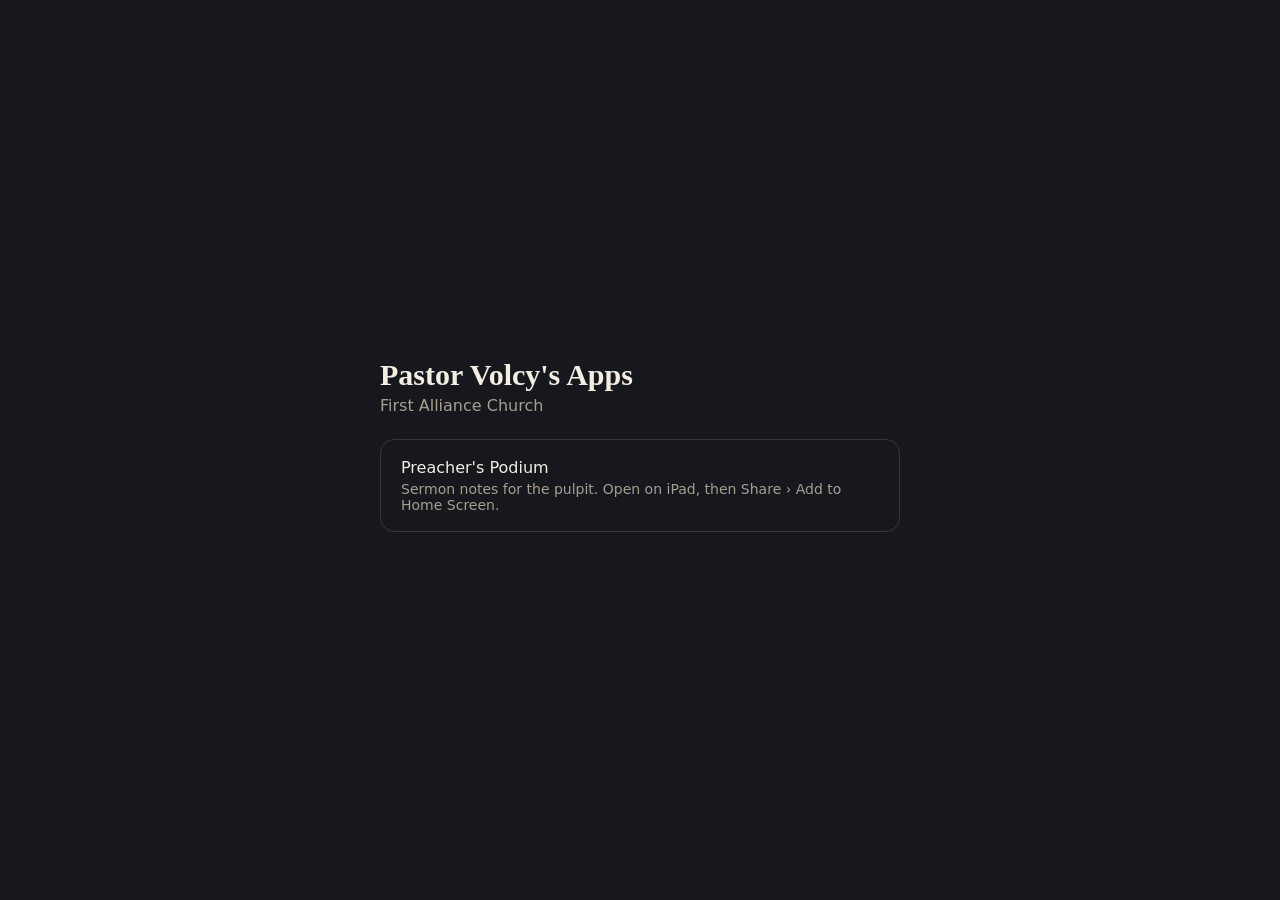
<file: index.html>
<!doctype html><html lang="en"><head><meta charset="utf-8"><meta name="viewport" content="width=device-width,initial-scale=1">
<title>Pastor Volcy · Apps</title><meta name="robots" content="noindex">
<style>body{margin:0;font:16px -apple-system,system-ui,sans-serif;background:#16181e;color:#f3ede2;display:grid;place-items:center;min-height:100vh}
main{max-width:520px;padding:32px}h1{font:600 30px "New York",Georgia,serif;margin:0 0 4px}p{color:#a79e91;margin:0 0 24px}
a{display:block;padding:18px 20px;margin:10px 0;border:1px solid rgba(243,237,226,.14);border-radius:14px;color:#f3ede2;text-decoration:none}
a span{display:block;color:#a79e91;font-size:14px;margin-top:4px}a:hover{border-color:#d6af37}</style></head>
<body><main><h1>Pastor Volcy's Apps</h1><p>First Alliance Church</p>
<a href="podium/">Preacher's Podium<span>Sermon notes for the pulpit. Open on iPad, then Share › Add to Home Screen.</span></a>
</main></body></html>
</file>
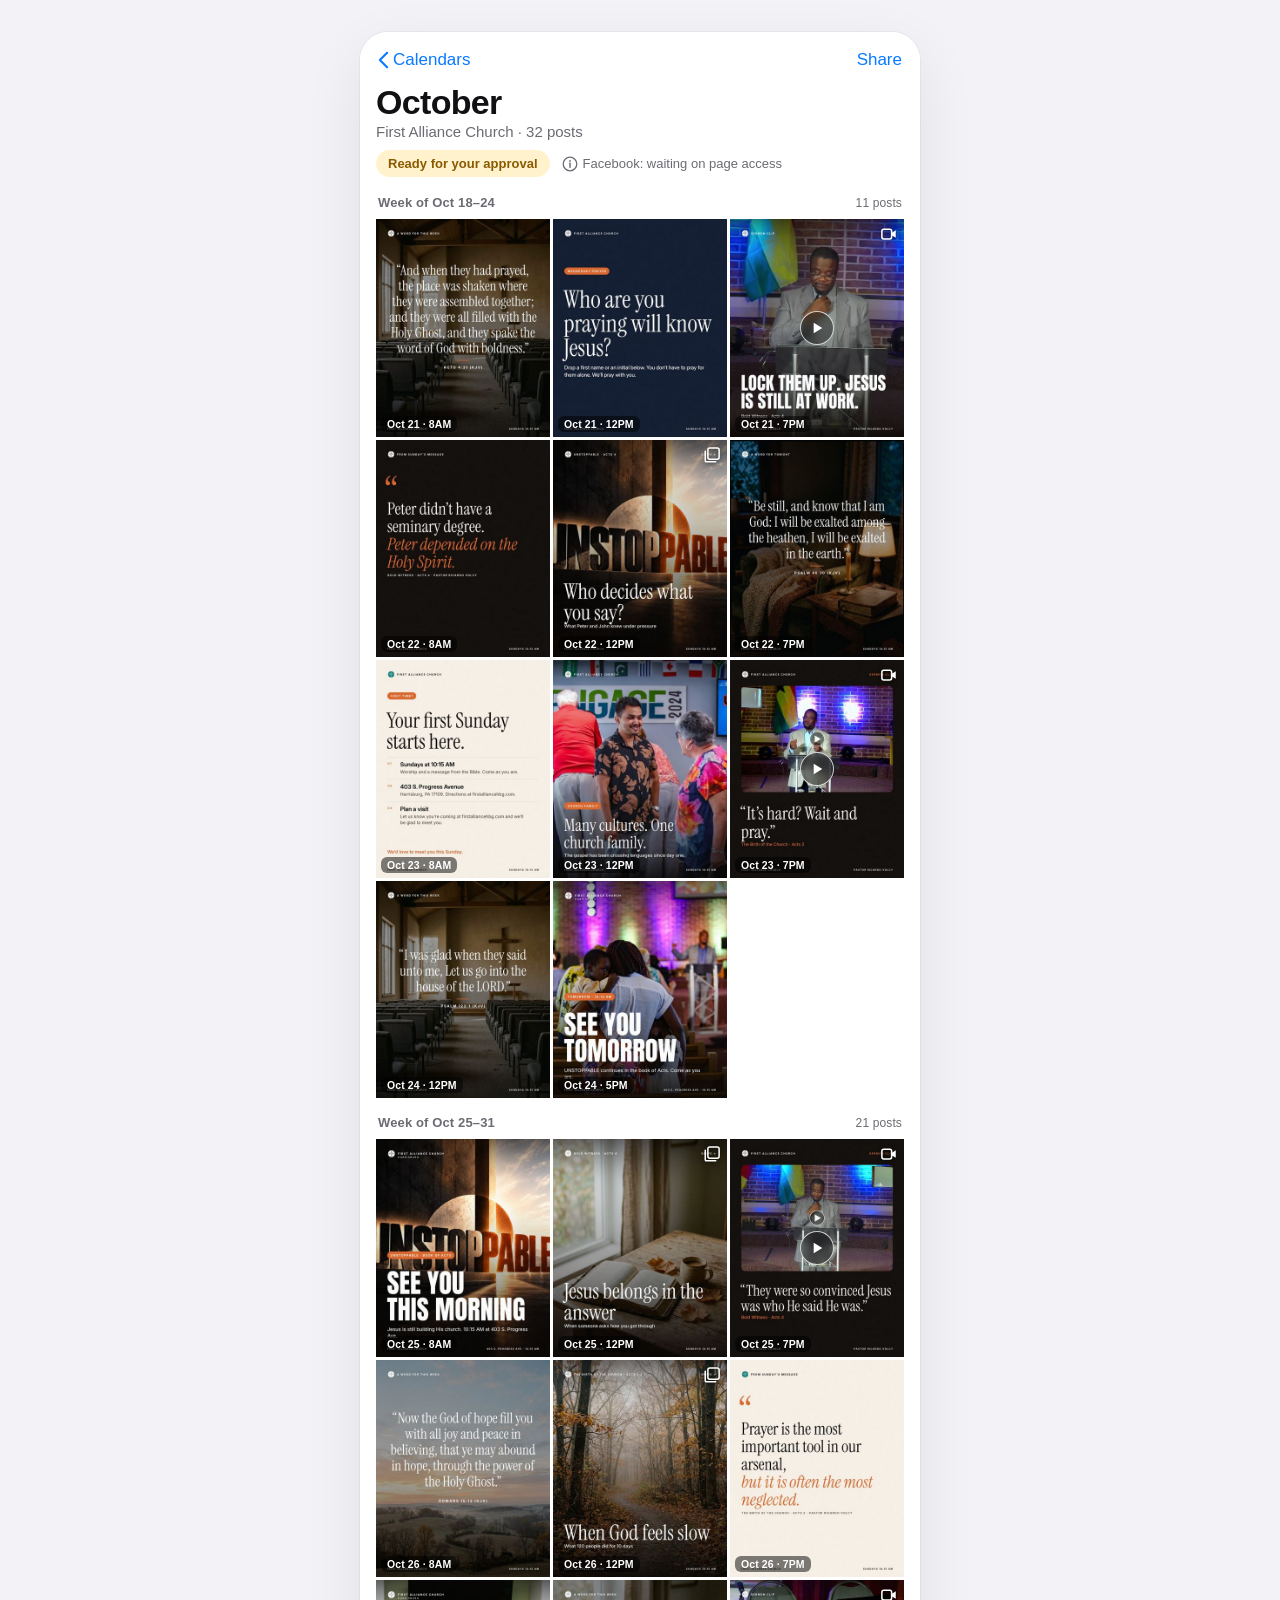
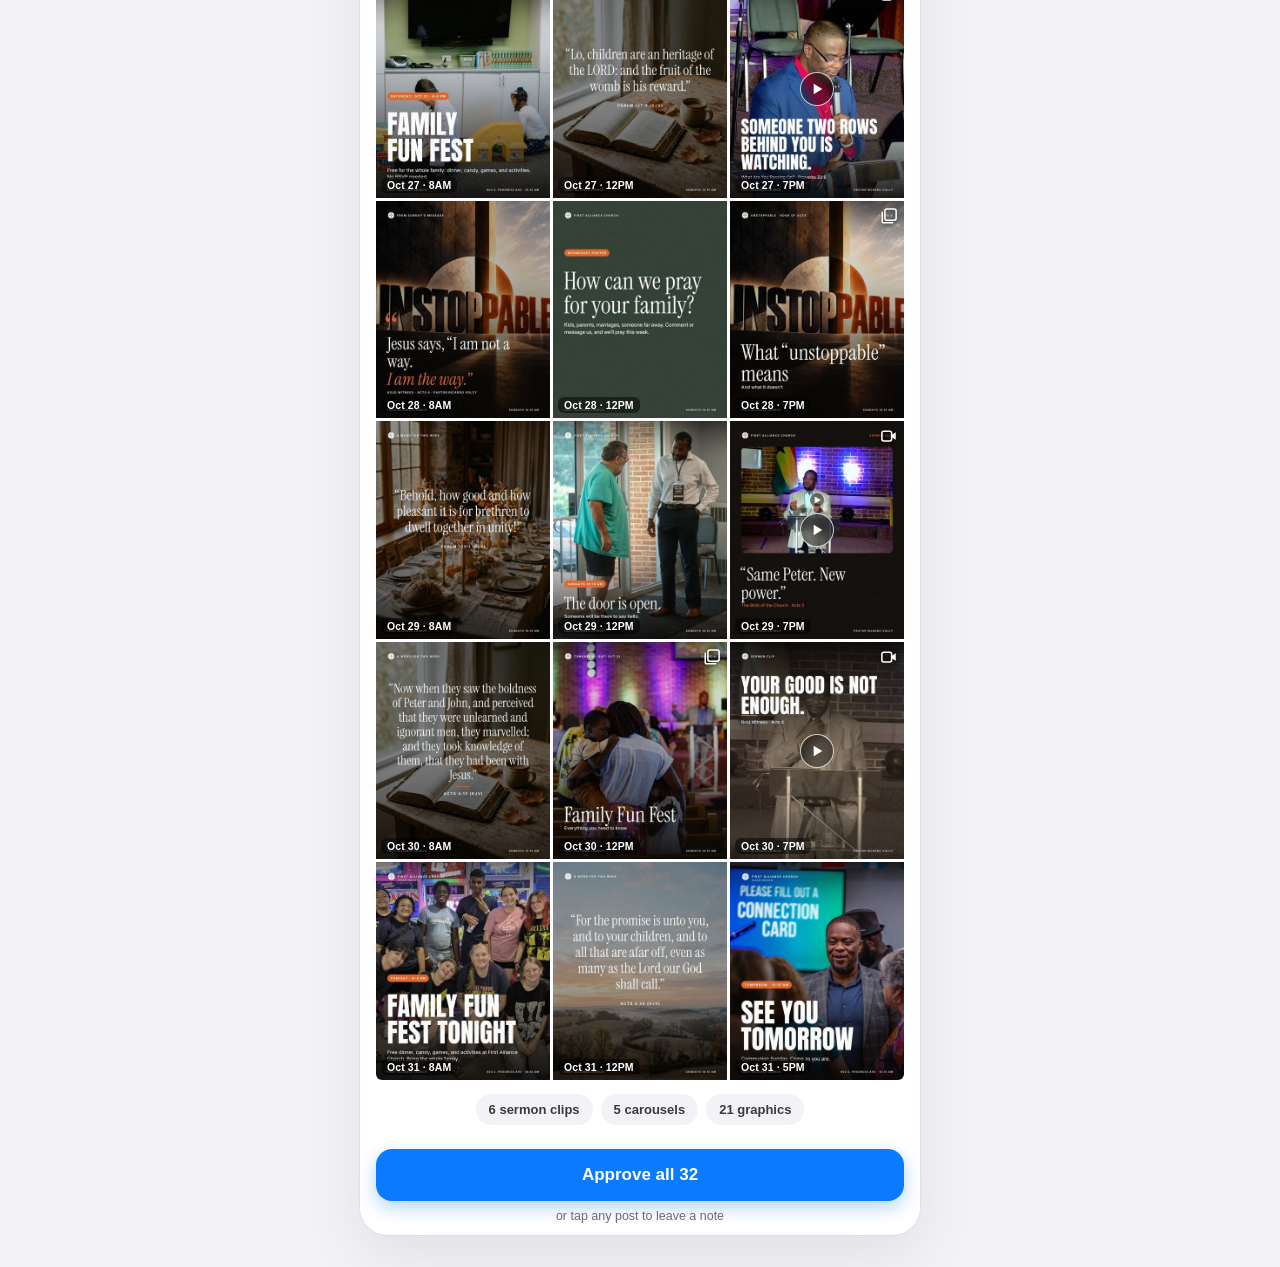
<file: calendar/index.html>
<!doctype html>
<html lang="en">
<head>
<meta charset="utf-8">
<meta name="viewport" content="width=device-width, initial-scale=1, viewport-fit=cover">
<title>FAC Social Calendar</title>
<meta name="description" content="First Alliance Church monthly social calendar: review and approve each month's posts.">
<meta name="theme-color" content="#f2f2f7">
<meta name="apple-mobile-web-app-capable" content="yes">
<meta name="apple-mobile-web-app-status-bar-style" content="default">
<meta name="apple-mobile-web-app-title" content="FAC Calendar">
<link rel="manifest" href="manifest.webmanifest">
<link rel="icon" href="icons/icon-192.png" type="image/png">
<link rel="apple-touch-icon" href="icons/apple-touch-icon.png">
<link rel="stylesheet" href="app.css?v=6">
</head>
<body>
<div class="app" id="app">
  <header class="nav">
    <button class="link back" id="btnMonths" aria-haspopup="dialog"><svg viewBox="0 0 12 20" aria-hidden="true"><path d="M10 2 2 10l8 8" fill="none" stroke="currentColor" stroke-width="2.4" stroke-linecap="round" stroke-linejoin="round"/></svg>Calendars</button>
    <button class="link" id="btnShare">Share</button>
  </header>

  <main class="main">
    <h1 id="monthTitle" class="title">&nbsp;</h1>
    <p class="sub" id="monthSub">Loading&hellip;</p>
    <div class="statusrow">
      <span class="pill" id="statusPill">Loading</span>
      <button class="info" id="btnInfo" aria-label="About this calendar"><svg viewBox="0 0 20 20" aria-hidden="true"><circle cx="10" cy="10" r="8.5" fill="none" stroke="currentColor" stroke-width="1.6"/><path d="M10 9v5" stroke="currentColor" stroke-width="1.8" stroke-linecap="round"/><circle cx="10" cy="6.2" r="1.1" fill="currentColor"/></svg><span id="fbNote">Info</span></button>
    </div>

    <div class="grid" id="grid" role="list"></div>

    <div class="chips" id="chips" role="group" aria-label="Filter posts"></div>
  </main>

  <footer class="dock">
    <button class="primary" id="btnPrimary">Approve all</button>
    <p class="hint" id="hint">or tap any post to leave a note</p>
  </footer>
</div>

<!-- Post detail -->
<div class="sheet-wrap" id="postSheet" role="dialog" aria-modal="true" aria-labelledby="pTitle" hidden>
  <div class="scrim" data-close></div>
  <section class="sheet post">
    <div class="sheet-head">
      <button class="link" data-close>Done</button>
      <span class="sheet-count" id="pCount"></span>
      <div class="arrows">
        <button class="iconbtn" id="pPrev" aria-label="Previous post"><svg viewBox="0 0 12 20"><path d="M10 2 2 10l8 8" fill="none" stroke="currentColor" stroke-width="2.4" stroke-linecap="round" stroke-linejoin="round"/></svg></button>
        <button class="iconbtn" id="pNext" aria-label="Next post"><svg viewBox="0 0 12 20"><path d="M2 2l8 8-8 8" fill="none" stroke="currentColor" stroke-width="2.4" stroke-linecap="round" stroke-linejoin="round"/></svg></button>
      </div>
    </div>
    <div class="sheet-body" id="pBody">
      <div class="media" id="pMedia"></div>
      <div class="pmeta">
        <div class="when" id="pWhen"></div>
        <h2 id="pTitle"></h2>
        <div class="tags" id="pTags"></div>
        <div class="postit" id="pPostIt"><button class="small" id="pDownload" type="button">Download image</button><a class="small linkbtn" id="pOpenTT" href="https://www.tiktok.com/tiktokstudio/upload" target="_blank" rel="noopener">Open TikTok ↗</a><a class="small linkbtn" id="pOpenFB" href="https://business.facebook.com/latest/composer" target="_blank" rel="noopener">Open Facebook ↗</a></div>
        <div class="clipinfo" id="pClip" hidden></div>
        <div class="music" id="pMusic" hidden><span class="mtext" id="pMusicText"></span><button class="mchange" id="pMusicChange" type="button">Change music</button></div>
        <div class="caption">
          <p id="pCaption"></p>
          <p class="hashtags" id="pHashtags"></p>
          <button class="small" id="pCopy">Copy caption</button>
        </div>
        <div class="flag" id="pFlag" hidden></div>
        <label class="notelabel" for="pNote">Note for Hark <span>(optional for approval, required for a change)</span></label>
        <textarea id="pNote" rows="3" placeholder="e.g. Use a different photo, change the wording to…, or music: something more upbeat"></textarea>
        <div class="decide">
          <button class="secondary" id="pChange">Needs change</button>
          <button class="primary" id="pApprove">Approve</button>
        </div>
        <p class="decided" id="pDecided"></p>
      </div>
    </div>
  </section>
</div>

<!-- Months -->
<div class="sheet-wrap" id="monthSheet" role="dialog" aria-modal="true" aria-labelledby="mTitle" hidden>
  <div class="scrim" data-close></div>
  <section class="sheet small-sheet">
    <div class="sheet-head"><span></span><h3 id="mTitle">Calendars</h3><button class="link" data-close>Done</button></div>
    <ul class="months" id="monthList"></ul>
  </section>
</div>

<!-- Info -->
<div class="sheet-wrap" id="infoSheet" role="dialog" aria-modal="true" aria-labelledby="iTitle" hidden>
  <div class="scrim" data-close></div>
  <section class="sheet small-sheet">
    <div class="sheet-head"><span></span><h3 id="iTitle">About this calendar</h3><button class="link" data-close>Done</button></div>
    <div class="infobody" id="infoBody"></div>
  </section>
</div>

<!-- Send review -->
<div class="sheet-wrap" id="sendSheet" role="dialog" aria-modal="true" aria-labelledby="sTitle" hidden>
  <div class="scrim" data-close></div>
  <section class="sheet small-sheet">
    <div class="sheet-head"><span></span><h3 id="sTitle">Send approval</h3><button class="link" data-close>Cancel</button></div>
    <div class="infobody">
      <p id="sSummary"></p>
      <pre class="preview" id="sPreview"></pre>
      <p class="warnline" id="sLong" hidden>Your notes make this email long. If your mail app cuts it off, tap <b>Copy text</b> and paste it into an email to ecyapres@gmail.com.</p>
      <button class="primary" id="sSend">Open email to send</button>
      <button class="secondary copybtn" id="sCopy">Copy text</button>
      <p class="hint">Opens your mail app with the approval filled in. Nothing posts until Hark reads it.</p>
    </div>
  </section>
</div>

<div class="toast" id="toast" role="status" aria-live="polite"></div>
<script src="app.js?v=6"></script>
</body>
</html>
</file>
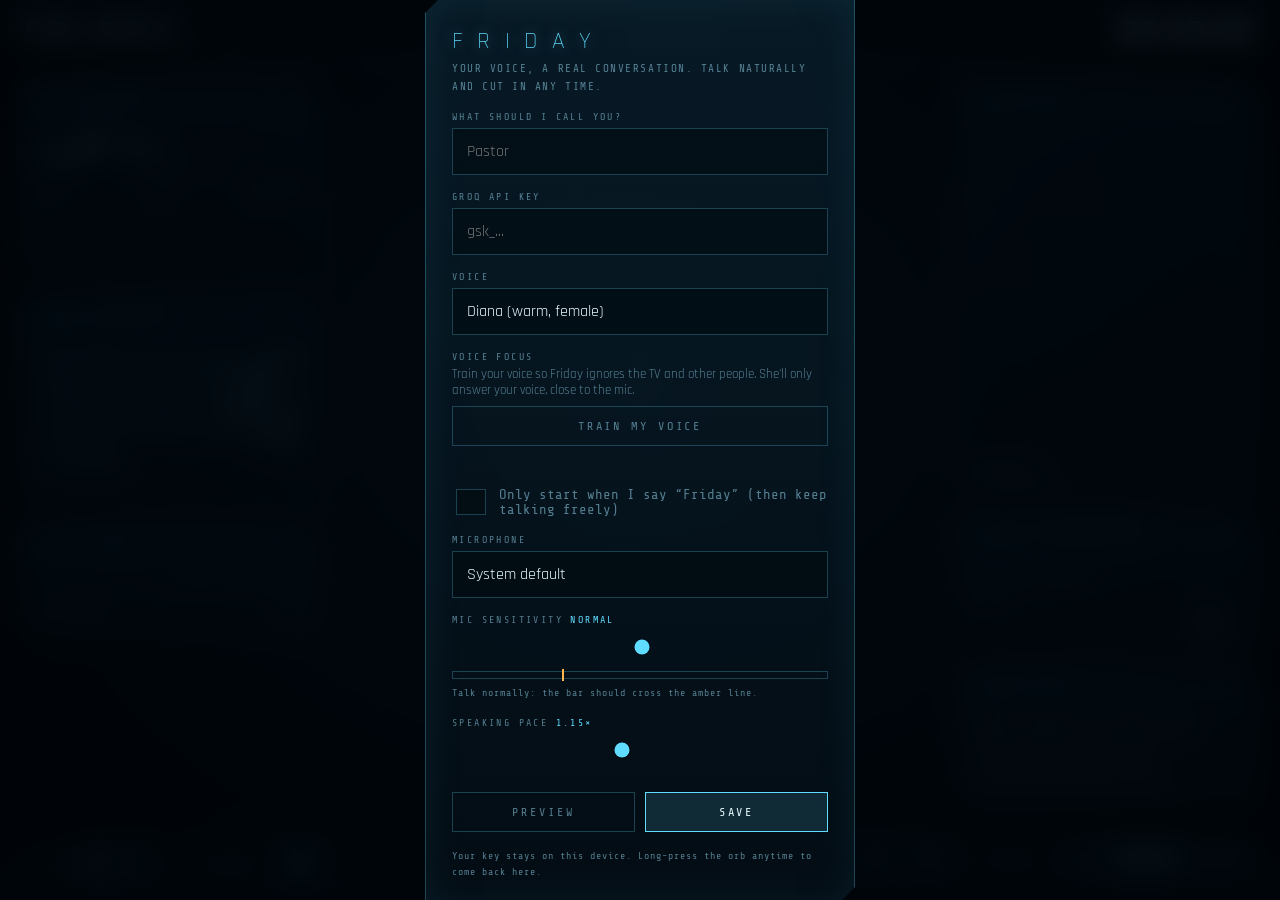
<file: friday/index.html>
<!doctype html>
<html lang="en">
<head>
<meta charset="utf-8">
<meta name="viewport" content="width=device-width,initial-scale=1,viewport-fit=cover,user-scalable=no">
<meta name="apple-mobile-web-app-capable" content="yes">
<meta name="mobile-web-app-capable" content="yes">
<meta name="apple-mobile-web-app-status-bar-style" content="black-translucent">
<meta name="apple-mobile-web-app-title" content="FRIDAY">
<meta name="theme-color" content="#05070c">
<link rel="manifest" href="manifest.json">
<link rel="apple-touch-icon" href="icon-180.png">
<title>FRIDAY</title>
<link rel="preconnect" href="https://fonts.googleapis.com"><link href="https://fonts.googleapis.com/css2?family=Orbitron:wght@400;500;700&family=Rajdhani:wght@300;400;500;600&family=Share+Tech+Mono&display=swap" rel="stylesheet">
<style>
  :root{--c:#5fdcff;--c2:#9ff0ff;--dim:rgba(150,215,240,.55);--amber:#ffb547;--bg:#02060b}
  *{box-sizing:border-box;-webkit-tap-highlight-color:transparent;user-select:none;-webkit-user-select:none}
  html,body{-webkit-touch-callout:none;margin:0;height:100%;background:radial-gradient(ellipse at 50% 42%,#071a26 0%,#03080f 55%,#010306 100%);color:var(--c2);font-family:Rajdhani,"Share Tech Mono",-apple-system,sans-serif;overflow:hidden}
  #orb{position:fixed;inset:0;width:100%;height:100%;display:block}
  .scan{position:fixed;inset:0;pointer-events:none;background:repeating-linear-gradient(0deg,rgba(120,220,255,.025) 0 1px,transparent 1px 3px);mix-blend-mode:screen}
  .vig{position:fixed;inset:0;pointer-events:none;background:radial-gradient(ellipse at center,transparent 55%,rgba(0,0,0,.65) 100%)}
  .hud{position:fixed;font-family:"Share Tech Mono",monospace;font-size:11px;letter-spacing:.18em;color:var(--dim);text-transform:uppercase;pointer-events:none;line-height:1.7}
  #tl{top:calc(20px + env(safe-area-inset-top));left:22px}
  #tr{top:calc(20px + env(safe-area-inset-top));right:22px;text-align:right}
  #bl{bottom:calc(22px + env(safe-area-inset-bottom));left:22px}
  #br{bottom:calc(22px + env(safe-area-inset-bottom));right:22px;text-align:right}
  .hud b{color:var(--c);font-weight:400}
  .corner{position:fixed;width:26px;height:26px;border-color:rgba(95,220,255,.35);border-style:solid;pointer-events:none}
  .c1{top:calc(10px + env(safe-area-inset-top));left:10px;border-width:1px 0 0 1px}.c2{top:calc(10px + env(safe-area-inset-top));right:10px;border-width:1px 1px 0 0}
  .c3{bottom:calc(10px + env(safe-area-inset-bottom));left:10px;border-width:0 0 1px 1px}.c4{bottom:calc(10px + env(safe-area-inset-bottom));right:10px;border-width:0 1px 1px 0}
  #title{position:fixed;left:0;right:0;top:calc(22px + env(safe-area-inset-top));text-align:center;pointer-events:none;font-weight:300;font-size:13px;letter-spacing:.9em;padding-left:.9em;color:var(--c);text-shadow:0 0 12px rgba(95,220,255,.6)}
  #status{position:fixed;left:0;right:0;top:calc(44px + env(safe-area-inset-top));text-align:center;font-family:"Share Tech Mono",monospace;font-size:10px;letter-spacing:.4em;padding-left:.4em;color:var(--dim);text-transform:uppercase;pointer-events:none}
  #caption{position:fixed;left:0;right:0;bottom:calc(128px + env(safe-area-inset-bottom));text-align:center;padding:0 34px;pointer-events:none}
  #heard{font-family:"Share Tech Mono",monospace;font-size:12px;letter-spacing:.08em;color:var(--dim);min-height:18px;transition:opacity .9s}
  #heard:not(:empty)::before{content:"› ";color:var(--amber)}
  #said{font-size:22px;font-weight:400;line-height:1.3;margin:10px auto 0;min-height:30px;transition:opacity .9s;max-width:680px;color:#e6fbff;text-shadow:0 0 18px rgba(95,220,255,.35)}
  #end{position:fixed;left:50%;bottom:calc(52px + env(safe-area-inset-bottom));width:54px;height:54px;margin-left:-27px;border-radius:50%;border:1px solid rgba(255,140,120,.45);box-shadow:0 0 18px rgba(255,90,70,.15) inset;background:transparent;display:none}
  #end::after{content:"";position:absolute;left:50%;top:50%;width:12px;height:12px;margin:-6px 0 0 -6px;border-radius:2px;background:rgba(255,120,100,.9);box-shadow:0 0 10px rgba(255,90,70,.8)}
  #end.on{display:block}
  #tap{position:fixed;left:0;right:0;bottom:calc(66px + env(safe-area-inset-bottom));text-align:center;font-family:"Share Tech Mono",monospace;color:var(--dim);font-size:11px;letter-spacing:.42em;padding-left:.42em;text-transform:uppercase;pointer-events:none;animation:pulse 2.6s ease-in-out infinite}
  @keyframes pulse{50%{opacity:.35}}
  .sheet{position:fixed;inset:0;background:rgba(1,5,10,.82);backdrop-filter:blur(14px);-webkit-backdrop-filter:blur(14px);display:none;align-items:center;justify-content:center;z-index:10;user-select:text;-webkit-user-select:text}
  .sheet.on{display:flex}
  .card{position:relative;width:min(430px,92vw);padding:30px 26px 24px;background:linear-gradient(180deg,rgba(10,34,48,.72),rgba(4,14,22,.8));border:1px solid rgba(95,220,255,.28);clip-path:polygon(18px 0,100% 0,100% calc(100% - 18px),calc(100% - 18px) 100%,0 100%,0 18px);box-shadow:0 0 40px rgba(95,220,255,.08) inset}
  .card h1{font-weight:300;font-size:24px;letter-spacing:.6em;margin:0 0 4px;color:var(--c);text-shadow:0 0 14px rgba(95,220,255,.5)}
  .card p{font-family:"Share Tech Mono",monospace;color:var(--dim);font-size:11px;letter-spacing:.14em;text-transform:uppercase;line-height:1.6;margin:0 0 14px}
  label{display:block;font-family:"Share Tech Mono",monospace;font-size:10px;color:var(--dim);letter-spacing:.24em;text-transform:uppercase;margin:16px 0 6px}
  input,select{width:100%;padding:12px 14px;font-size:16px;font-family:Rajdhani,sans-serif;border:1px solid rgba(95,220,255,.25);border-radius:0;background:rgba(0,10,16,.6);color:#e6fbff;outline:none;user-select:text;-webkit-user-select:text;-webkit-appearance:none}
  input:focus,select:focus{border-color:var(--c);box-shadow:0 0 12px rgba(95,220,255,.25)}
  .row{display:flex;gap:10px;margin-top:22px}
  button{flex:1;padding:12px;font-family:"Share Tech Mono",monospace;font-size:12px;letter-spacing:.24em;text-transform:uppercase;border:1px solid var(--c);border-radius:0;background:rgba(95,220,255,.14);color:#e6fbff}
  button.ghost{border-color:rgba(95,220,255,.25);background:transparent;color:var(--dim)}
  .small{font-family:"Share Tech Mono",monospace;font-size:10px;letter-spacing:.1em;color:var(--dim);margin-top:16px;line-height:1.6}
  #notice{position:fixed;top:calc(60px + env(safe-area-inset-top));left:50%;transform:translateX(-50%);width:min(520px,90vw);padding:12px 16px;border:1px solid rgba(255,181,71,.5);background:rgba(30,18,4,.85);color:var(--amber);font-family:"Share Tech Mono",monospace;font-size:12px;letter-spacing:.06em;line-height:1.5;display:none;z-index:5;user-select:text;-webkit-user-select:text}
  #notice a{color:#fff}
  #log{position:fixed;right:22px;top:calc(110px + env(safe-area-inset-top));width:min(250px,26vw);font-family:"Share Tech Mono",monospace;font-size:10.5px;letter-spacing:.06em;line-height:1.55;color:var(--dim);pointer-events:none;mask-image:linear-gradient(180deg,transparent,#000 22%);-webkit-mask-image:linear-gradient(180deg,transparent,#000 22%)}
  #log .u{color:rgba(255,190,110,.7)} #log .f{color:rgba(170,235,255,.8)} #log div{margin-top:7px}
  #log::before,#boot::before{content:attr(data-h);display:block;color:var(--c);letter-spacing:.3em;font-size:9.5px;border-bottom:1px solid rgba(95,220,255,.25);padding-bottom:5px;margin-bottom:4px}
  #boot{position:fixed;left:22px;top:calc(110px + env(safe-area-inset-top));width:min(250px,26vw);font-family:"Share Tech Mono",monospace;font-size:10.5px;letter-spacing:.08em;line-height:1.7;color:var(--dim);pointer-events:none;text-transform:uppercase}
  #boot b{color:#7dffb0;font-weight:400}
  @media (max-width:760px){#log,#boot{display:none}}

  /* ===== v3 command center ===== */
  #title,.hud,.corner{display:none!important}
  #top{position:fixed;top:0;left:0;right:0;height:calc(68px + env(safe-area-inset-top));padding:env(safe-area-inset-top) 26px 0;display:flex;align-items:center;justify-content:space-between;z-index:3;pointer-events:none;
       background:linear-gradient(180deg,rgba(2,10,18,.85),rgba(2,10,18,0));}
  #top::after{content:"";position:absolute;left:26px;right:26px;bottom:6px;height:1px;background:linear-gradient(90deg,transparent,rgba(95,220,255,.45) 20%,rgba(95,220,255,.08) 50%,rgba(95,220,255,.45) 80%,transparent)}
  .logo .lt{font-family:Orbitron,sans-serif;font-weight:700;font-size:17px;letter-spacing:.32em;color:#dffaff;text-shadow:0 0 14px rgba(95,220,255,.7)}
  .logo .ls{font-family:"Share Tech Mono",monospace;font-size:9.5px;letter-spacing:.3em;color:var(--dim);text-transform:uppercase;margin-top:3px}
  .pill{display:flex;align-items:center;gap:10px;padding:7px 16px;border:1px solid rgba(95,220,255,.3);background:rgba(4,20,30,.6);clip-path:polygon(10px 0,100% 0,calc(100% - 10px) 100%,0 100%)}
  .pill i{width:7px;height:7px;border-radius:50%;background:#7dffb0;box-shadow:0 0 10px #7dffb0;animation:blink 1.4s infinite}
  body.asleep .pill i{background:#ffb547;box-shadow:0 0 10px #ffb547}
  @keyframes blink{50%{opacity:.25}}
  #status{position:static!important;font-family:"Share Tech Mono",monospace;font-size:11px;letter-spacing:.32em;color:#bff4ff;padding:0!important}
  .clk{text-align:right}
  #h-clock{font-family:Orbitron,sans-serif;font-size:22px;font-weight:500;letter-spacing:.12em;color:#dffaff;text-shadow:0 0 12px rgba(95,220,255,.5)}
  #h-date{font-family:"Share Tech Mono",monospace;font-size:10px;letter-spacing:.3em;color:var(--dim);text-transform:uppercase}
  .col{position:fixed;top:calc(84px + env(safe-area-inset-top));bottom:calc(92px + env(safe-area-inset-bottom));width:300px;display:flex;flex-direction:column;gap:14px;z-index:2;pointer-events:none}
  #lcol{left:22px} #rcol{right:22px}
  .pnl{position:relative;padding:34px 16px 14px;background:linear-gradient(180deg,rgba(9,34,50,.62),rgba(3,13,22,.55));border:1px solid rgba(95,220,255,.2);
       clip-path:polygon(0 0,calc(100% - 16px) 0,100% 16px,100% 100%,16px 100%,0 calc(100% - 16px));backdrop-filter:blur(6px);-webkit-backdrop-filter:blur(6px);
       box-shadow:inset 0 0 30px rgba(95,220,255,.05);opacity:0;transform:translateX(var(--from,-24px));transition:opacity .6s,transform .6s cubic-bezier(.2,.8,.2,1);overflow:hidden}
  #rcol .pnl{--from:24px}
  .pnl.on{opacity:1;transform:none}
  .pnl.grow{flex:1;min-height:0}
  .pnl::before{content:attr(data-h);position:absolute;top:11px;left:16px;font-family:Orbitron,sans-serif;font-size:9.5px;font-weight:500;letter-spacing:.32em;text-transform:uppercase;color:var(--c)}
  .pnl::after{content:attr(data-c);position:absolute;top:11px;right:22px;font-family:"Share Tech Mono",monospace;font-size:9px;letter-spacing:.2em;color:rgba(150,215,240,.4)}
  .pnl > :first-child{border-top:1px solid rgba(95,220,255,.15);padding-top:10px}
  .pnl .sweep{position:absolute;left:0;right:0;top:0;height:1px;background:linear-gradient(90deg,transparent,#9ff0ff,transparent);animation:sweep 5s linear infinite;opacity:.6}
  @keyframes sweep{0%{transform:translateX(-100%)}100%{transform:translateX(100%)}}
  .wx{display:flex;align-items:center;gap:14px}
  .wt{font-family:Orbitron,sans-serif;font-size:44px;font-weight:400;color:#e9fcff;text-shadow:0 0 18px rgba(95,220,255,.45);line-height:1}
  .wc{font-size:17px;color:#d8f6ff} .wl{font-family:"Share Tech Mono",monospace;font-size:10px;letter-spacing:.2em;color:var(--dim);text-transform:uppercase;margin-top:2px}
  .wrow{display:flex;justify-content:space-between;margin:12px 0 8px}
  .wrow span,.sys span,.mrow span{display:block;font-family:"Share Tech Mono",monospace;font-size:9.5px;letter-spacing:.18em;color:var(--dim);text-transform:uppercase}
  .wrow b{font-family:Rajdhani,sans-serif;font-weight:500;font-size:16px;color:#e6fbff}
  #wx-s{width:100%;height:46px;display:block}
  .wax{display:flex;justify-content:space-between;font-family:"Share Tech Mono",monospace;font-size:9px;color:rgba(150,215,240,.45);letter-spacing:.08em}
  .sys{display:grid;grid-template-columns:1fr auto;row-gap:4px;margin:2px 0 11px}
  .sys em{font-style:normal;font-family:"Share Tech Mono",monospace;font-size:10.5px;color:#bff4ff;letter-spacing:.06em}
  .bar{grid-column:1/3;height:3px;background:rgba(95,220,255,.1);position:relative;overflow:hidden}
  .bar i{position:absolute;left:0;top:0;bottom:0;width:var(--w);background:linear-gradient(90deg,rgba(95,220,255,.3),#7fe6ff);box-shadow:0 0 8px #5fdcff;transition:width .5s}
  .bar i::after{content:"";position:absolute;right:0;top:-2px;width:2px;height:7px;background:#fff;box-shadow:0 0 6px #fff}
  .leds{display:flex;gap:3px;height:34px;align-items:flex-end}
  .leds i{flex:1;height:100%;background:rgba(95,220,255,.08);transition:background .06s}
  .leds i.on{background:#5fdcff;box-shadow:0 0 6px rgba(95,220,255,.8)} .leds i.hot{background:#ffb547;box-shadow:0 0 6px rgba(255,181,71,.8)}
  .mrow{display:flex;justify-content:space-between;align-items:baseline;margin-top:10px}
  .mrow b{white-space:nowrap;font-family:"Share Tech Mono",monospace;font-weight:400;font-size:10.5px;color:#bff4ff;letter-spacing:.06em}
  .mrow span{max-width:170px;white-space:nowrap;overflow:hidden;text-overflow:ellipsis}
  #log{position:static!important;width:auto!important;height:100%;overflow:hidden;display:flex;flex-direction:column;justify-content:flex-end;font-family:Rajdhani,sans-serif!important;font-size:14px!important;letter-spacing:0!important;line-height:1.35!important;
       mask-image:linear-gradient(180deg,transparent,#000 30%)!important;-webkit-mask-image:linear-gradient(180deg,transparent,#000 30%)!important}
  #log::before{display:none!important}
  #log div{margin-top:9px;padding-left:10px;border-left:2px solid rgba(95,220,255,.5);color:#d8f6ff}
  #log div.u{border-left-color:rgba(255,181,71,.7);color:rgba(255,220,170,.85)}
  #log div small{display:block;font-family:"Share Tech Mono",monospace;font-size:9px;letter-spacing:.22em;color:var(--dim);margin-bottom:1px}
  #tasks div{font-size:14px;color:#d8f6ff;padding:5px 0;border-bottom:1px dashed rgba(95,220,255,.12);display:flex;justify-content:space-between;gap:10px}
  #tasks div em{font-style:normal;font-family:"Share Tech Mono",monospace;font-size:10px;color:#ffb547;white-space:nowrap}
  #tasks .empty{color:var(--dim);font-family:"Share Tech Mono",monospace;font-size:11px;letter-spacing:.1em;border:0}
  .tips div{font-size:14px;color:rgba(216,246,255,.75);padding:4px 0}
  #caption{bottom:calc(104px + env(safe-area-inset-bottom))!important;z-index:2}
  #said{font-size:24px!important}
  #dock{position:fixed;left:0;right:0;bottom:0;height:calc(86px + env(safe-area-inset-bottom));padding:0 26px env(safe-area-inset-bottom);display:flex;align-items:center;justify-content:space-between;z-index:3;
        font-family:"Share Tech Mono",monospace;font-size:10px;letter-spacing:.24em;color:var(--dim);text-transform:uppercase;background:linear-gradient(0deg,rgba(2,10,18,.85),rgba(2,10,18,0));pointer-events:none}
  #dock b{color:var(--c);font-weight:400}
  #dock::before{content:"";position:absolute;left:26px;right:26px;top:10px;height:1px;background:linear-gradient(90deg,transparent,rgba(95,220,255,.35),transparent)}
  #end{position:relative!important;left:auto!important;bottom:auto!important;margin:0!important;display:block!important;pointer-events:auto;opacity:.25;transition:opacity .4s}
  #end.on{opacity:1}
  #tap{bottom:calc(104px + env(safe-area-inset-bottom))!important;z-index:2}
  .qc{display:flex;align-items:center;gap:18px;pointer-events:auto}
  .qc label{display:flex;align-items:center;gap:8px;cursor:pointer}
  .qc select{appearance:none;-webkit-appearance:none;background:rgba(4,20,30,.7);border:1px solid rgba(95,220,255,.35);color:#dffaff;font:inherit;letter-spacing:.14em;text-transform:uppercase;padding:7px 26px 7px 10px;border-radius:0;
     background-image:linear-gradient(45deg,transparent 50%,#5fdcff 50%),linear-gradient(135deg,#5fdcff 50%,transparent 50%);background-position:calc(100% - 13px) 50%,calc(100% - 8px) 50%;background-size:5px 5px;background-repeat:no-repeat}
  .qc input[type=range]{width:110px;accent-color:#5fdcff;margin:0}
  .seg{display:flex;border:1px solid rgba(95,220,255,.35)}
  .seg button{background:rgba(4,20,30,.6);color:var(--dim);border:0;font:inherit;letter-spacing:.16em;text-transform:uppercase;padding:7px 11px;cursor:pointer}
  .seg button+button{border-left:1px solid rgba(95,220,255,.2)}
  .seg button.on{background:rgba(95,220,255,.18);color:#dffaff;text-shadow:0 0 8px rgba(95,220,255,.8)}
  @media (max-width:1100px){.col{width:250px}}
  @media (max-width:900px){.col{display:none}
    #dock{height:auto;flex-wrap:wrap;justify-content:center;gap:12px 16px;padding:14px 12px calc(14px + env(safe-area-inset-bottom));font-size:9.5px}
    #dock .qc{gap:12px} #end{order:3} #d-l{order:1} #d-r{order:2} .qc input[type=range]{width:80px} .seg button{padding:7px 8px}
    #caption,#tap{bottom:calc(150px + env(safe-area-inset-bottom))!important} .logo .ls{display:none} #h-clock{font-size:17px}}
</style>
</head>
<body>
<canvas id="orb"></canvas>
<div class="scan"></div><div class="vig"></div>
<header id="top">
  <div class="logo"><div class="lt">F.R.I.D.A.Y.</div><div class="ls">Personal intelligence · v3.5</div></div>
  <div class="pill"><i></i><span id="status">Standby</span></div>
  <div class="clk"><div id="h-clock">--:--:--</div><div id="h-date">--</div></div>
</header>

<aside class="col" id="lcol">
  <section class="pnl" data-h="Environment" data-c="HBG-01">
    <div class="wx"><div class="wt" id="wx-t">--°</div><div><div class="wc" id="wx-c">Acquiring…</div><div class="wl">Harrisburg, PA</div></div></div>
    <div class="wrow"><div><span>Feels</span><b id="wx-f">--</b></div><div><span>Wind</span><b id="wx-w">--</b></div><div><span>Humidity</span><b id="wx-h">--</b></div></div>
    <svg id="wx-s" viewBox="0 0 260 46" preserveAspectRatio="none"></svg>
    <div class="wax" id="wx-ax"></div>
  </section>
  <section class="pnl" data-h="Core systems" data-c="SYS-07">
    <div class="sys"><span>Neural voice</span><em id="h-voice">--</em><div class="bar"><i style="--w:92%"></i></div></div>
    <div class="sys"><span>Speech recognition</span><em>Whisper v3</em><div class="bar"><i style="--w:88%"></i></div></div>
    <div class="sys"><span>Reasoning core</span><em>GPT-OSS 120B</em><div class="bar"><i style="--w:95%"></i></div></div>
    <div class="sys"><span>Uplink</span><em id="h-link">Standby</em><div class="bar"><i id="b-link" style="--w:30%"></i></div></div>
    <div class="sys"><span>Response time</span><em id="h-lat">--</em><div class="bar"><i id="b-lat" style="--w:0%"></i></div></div>
  </section>
  <section class="pnl" data-h="Audio input" data-c="MIC-A">
    <div class="leds" id="leds"></div>
    <div class="mrow"><span id="mic-name">Microphone</span><b id="mic-db">-- dB</b></div>
  </section>
</aside>

<aside class="col" id="rcol">
  <section class="pnl grow" data-h="Comms log" data-c="LINK-1"><div id="log"></div></section>
  <section class="pnl" data-h="Tasks &amp; reminders" data-c="OPS-3"><div id="tasks"><div class="empty">Nothing scheduled.</div></div>
    <div class="mrow"><span>Memory</span><b><span id="h-mem">0</span> turns · <span id="h-notes">0</span> notes</b></div></section>
  <section class="pnl" data-h="Directives" data-c="CMD">
    <div class="tips"><div>“What’s happening in Harrisburg today?”</div><div>“Remind me at six to call Mike.”</div><div>“Help me outline Sunday’s sermon.”</div></div>
  </section>
</aside>

<div id="boot" style="display:none"></div>
<div id="notice"></div>
<div id="caption"><div id="heard"></div><div id="said"></div></div>
<div id="tap">Tap to initialize</div>
<footer id="dock">
  <div class="qc" id="d-l">
    <label>Voice<select id="q-voice"><option value="diana">Diana</option><option value="autumn">Autumn</option><option value="hannah">Hannah</option><option value="daniel">Daniel</option><option value="troy">Troy</option><option value="austin">Austin</option></select></label>
    <label>Pace <b id="d-pace">--</b><input id="q-pace" type="range" min="0.95" max="1.4" step="0.05"></label>
  </div>
  <div id="end" title="End session"></div>
  <div class="qc" id="d-r"><div class="seg" id="q-focus" style="margin-right:6px"><button data-v="on">Focus</button></div><span>Response</span><div class="seg" id="q-speed"><button data-v="fast">Fast</button><button data-v="balanced">Balanced</button><button data-v="patient">Patient</button></div></div>
  <span id="d-voice" hidden></span>
</footer>

<div class="sheet" id="setup"><div class="card">
  <h1>FRIDAY</h1>
  <p>Your voice, a real conversation. Talk naturally and cut in any time.</p>
  <label>What should I call you?</label>
  <input id="f-name" placeholder="Pastor" autocomplete="off">
  <label>Groq API key</label>
  <input id="f-key" type="password" placeholder="gsk_..." autocomplete="off">
  <label>Voice</label>
  <select id="f-voice">
    <option value="diana">Diana (warm, female)</option>
    <option value="autumn">Autumn (bright, female)</option>
    <option value="hannah">Hannah (soft, female)</option>
    <option value="daniel">Daniel (calm, male)</option>
    <option value="troy">Troy (easy, male)</option>
    <option value="austin">Austin (upbeat, male)</option>
  </select>
  <label>Voice focus</label>
  <div style="font-size:13px;color:var(--dim);margin:-2px 0 8px">Train your voice so Friday ignores the TV and other people. She'll only answer your voice, close to the mic.</div>
  <button id="f-train" type="button" class="ghost" style="width:100%">Train my voice</button>
  <div id="f-train-s" style="font-size:13px;color:var(--c);margin:6px 0 4px;min-height:18px"></div>
  <label style="display:flex;align-items:center;gap:10px;text-transform:none;letter-spacing:0;font-size:14px"><input id="f-name-req" type="checkbox" style="width:auto;accent-color:#5fdcff"> Only start when I say “Friday” (then keep talking freely)</label>
  <label>Microphone</label>
  <select id="f-mic"><option value="">System default (follows your device)</option></select>
  <label>Mic sensitivity <span id="f-sens-v" style="color:var(--c)"></span></label>
  <input id="f-sens" type="range" min="1" max="5" step="1" style="padding:0;height:28px;border:0;background:transparent;accent-color:#5fdcff">
  <div style="position:relative;height:8px;border:1px solid rgba(95,220,255,.25);margin-top:4px"><div id="f-meter" style="position:absolute;left:0;top:0;bottom:0;width:0;background:linear-gradient(90deg,#5fdcff,#9ff0ff);transition:width .08s"></div><div id="f-thr" style="position:absolute;top:-3px;bottom:-3px;width:2px;background:#ffb547"></div></div>
  <div class="small" style="margin-top:6px">Talk normally: the bar should cross the amber line.</div>
  <label>Speaking pace <span id="f-pace-v" style="color:var(--c)"></span></label>
  <input id="f-pace" type="range" min="0.95" max="1.4" step="0.05" style="padding:0;height:28px;border:0;background:transparent;accent-color:#5fdcff">
  <div class="row"><button class="ghost" id="f-preview">Preview</button><button id="f-save">Save</button></div>
  <div class="row" id="f-extra" style="display:none"><button class="ghost" id="f-forget">Clear memory</button><button class="ghost" id="f-close">Close</button></div>
  <div class="small">Your key stays on this device. Long-press the orb anytime to come back here.</div>
</div></div>

<script>
"use strict";
const API = "https://api.groq.com/openai/v1";
const LLM = "openai/gpt-oss-120b";
const STT = "whisper-large-v3";
const TTS = "canopylabs/orpheus-v1-english";
const $ = id => document.getElementById(id);

// ---------- settings & memory ----------
const store = {
  get(k, d){ try{ const v = localStorage.getItem("friday."+k); return v===null? d : JSON.parse(v);}catch(e){return d;} },
  set(k, v){ localStorage.setItem("friday."+k, JSON.stringify(v)); }
};
let cfg = store.get("cfg", {name:"", key:"", voice:"diana"}); if (!cfg.pace) cfg.pace = 1.15; if (!cfg.speed) cfg.speed = "balanced"; if (cfg.focus === undefined) cfg.focus = true; if (!cfg.sysmic){ delete cfg.mic; cfg.sysmic = 1; } if (!cfg.sens || (cfg.sens === 4 && !cfg.nz)) { cfg.sens = 3; cfg.nz = 1; }
let history = store.get("history", []);       // [{role, content}]
let notes = store.get("notes", []);
let reminders = store.get("reminders", []);   // [{id, at, text, done}]
function saveHistory(){ history = history.slice(-40); store.set("history", history); }

// ---------- UI ----------
const ui = {
  state:"asleep",
  set(s){ this.state = s; document.body.classList.toggle("asleep", s==="asleep"); $("status").textContent = ({asleep:"Standby", idle:"Online · listening", listening:"Receiving", thinking:"Processing", speaking:"Speaking"})[s] || s; if (s==="speaking" && this.t0){ const ms = Math.round(performance.now()-this.t0); $("h-lat").textContent = ms+" ms"; $("b-lat").style.setProperty("--w", Math.max(8, Math.min(100, 100 - ms/30))+"%"); this.t0=0; } if (s==="thinking") this.t0 = performance.now();
          $("end").classList.toggle("on", s!=="asleep"); $("tap").style.display = s==="asleep" ? "block":"none"; },
  heard(t){ const h=$("heard"); h.textContent=t; h.style.opacity=1; clearTimeout(this.ht); this.ht=setTimeout(()=>h.style.opacity=0,5000); },
  said(t){ const s=$("said"); s.textContent=t; s.style.opacity=1; clearTimeout(this.st); this.st=setTimeout(()=>s.style.opacity=0,6000); },
  notice(html, ms){ const n=$("notice"); n.innerHTML=html; n.style.display="block"; clearTimeout(this.nt); if(ms) this.nt=setTimeout(()=>n.style.display="none",ms); }
};

// ---------- audio core ----------
let micNodes = null, vadAn, vadBins, micAnalyser, ctx, micStream, micLevel = 0, outAnalyser, outGain, procNode;
const FRAME = 2048;
let frameMs = 46;

async function initAudio(){
  if (!ctx){
    ctx = new (window.AudioContext||window.webkitAudioContext)();
    outGain = ctx.createGain(); outAnalyser = ctx.createAnalyser(); outAnalyser.fftSize = 256; outAnalyser.smoothingTimeConstant = 0.7;
    outGain.connect(outAnalyser); outAnalyser.connect(ctx.destination);
  }
  if (!ctx.onstatechange) ctx.onstatechange = () => { if (ctx.state !== "running" && ui.state !== "asleep") ctx.resume().catch(()=>{}); };
  if (ctx.state !== "running") await ctx.resume();
  if (!micStream || micStream.getAudioTracks().every(t=>t.readyState==="ended")){
    // One stream for the whole session: never torn down, so the browser has no reason to ask again.
    const ac = {echoCancellation:true, noiseSuppression:true, autoGainControl:!(cfg.focus && cfg.vp), voiceIsolation:true, channelCount:1};
    if (cfg.mic) ac.deviceId = {exact: cfg.mic};
    try { micStream = await navigator.mediaDevices.getUserMedia({audio:ac}); }
    catch(e){ if (cfg.mic){ delete ac.deviceId; micStream = await navigator.mediaDevices.getUserMedia({audio:ac}); } else throw e; }
    micStream.getAudioTracks().forEach(t => t.onended = () => restartMic());
    if (micNodes) micNodes.forEach(n => { try{ n.disconnect(); }catch(e){} });
    const src0 = ctx.createMediaStreamSource(micStream);
    // voice band only: cut rumble (fans, HVAC, traffic) below 110 Hz and hiss above 5.5 kHz
    const hp = ctx.createBiquadFilter(); hp.type = "highpass"; hp.frequency.value = 110; hp.Q.value = 0.7;
    const hp2 = ctx.createBiquadFilter(); hp2.type = "highpass"; hp2.frequency.value = 110; hp2.Q.value = 0.7;
    const lp = ctx.createBiquadFilter(); lp.type = "lowpass"; lp.frequency.value = 5500; lp.Q.value = 0.7;
    const src = ctx.createGain(); src.gain.value = 1.4; src0.connect(hp); hp.connect(hp2); hp2.connect(lp); lp.connect(src);
    vadAn = ctx.createAnalyser(); vadAn.fftSize = 1024; vadAn.smoothingTimeConstant = 0.3; src0.connect(vadAn); vadBins = new Float32Array(vadAn.frequencyBinCount);
    procNode = ctx.createScriptProcessor(FRAME, 1, 1);
    const mute = ctx.createGain(); mute.gain.value = 0;
    src.connect(procNode); procNode.connect(mute); micAnalyser = ctx.createAnalyser(); micAnalyser.fftSize = 256; micAnalyser.smoothingTimeConstant = 0.7; src.connect(micAnalyser); mute.connect(ctx.destination);
    frameMs = FRAME / ctx.sampleRate * 1000;
    procNode.onaudioprocess = e => vad.frame(new Float32Array(e.inputBuffer.getChannelData(0)));
    micNodes = [src0, hp, hp2, lp, src, procNode, mute, micAnalyser, vadAn];
  }
}
// Follow the system: when AirPods or another device connects or disconnects, re-open the mic on whatever the system now uses
let restarting = false;
async function restartMic(){ if (restarting) return; restarting = true;
  try { if (micStream) micStream.getTracks().forEach(t => { t.onended = null; t.stop(); }); micStream = null; vad.rec = null; vad.hist = [];
    await new Promise(r => setTimeout(r, 400)); await initAudio(); } catch(e){ console.warn(e); } restarting = false; }
if (navigator.mediaDevices && navigator.mediaDevices.addEventListener) navigator.mediaDevices.addEventListener("devicechange", () => {
  if (typeof listMics === "function") listMics();
  if (ctx) ctx.resume().catch(()=>{});
  if (ctx && !cfg.mic) restartMic();
});

// ---------- voice activity detection + barge-in ----------
const vad = {
  floor: 0.004, hist: [], count: 0, rec: null, prefix: [], silence: 0, voiced: 0, pausedFor: null, backchanneled: false,
  frame(buf){
    let s = 0; for (let i=0;i<buf.length;i++) s += buf[i]*buf[i];
    const rms = Math.sqrt(s/buf.length); micLevel = rms;
    // ambient noise floor = quiet end of the last ~4 s, tracked continuously so steady noise never counts as speech
    if (!this.rec){ this.hist.push(rms); if (this.hist.length > 90) this.hist.shift();
      const so = this.hist.slice().sort((a,b)=>a-b); this.floor = Math.max(0.0015, so[Math.floor(so.length*0.3)] || 0.004); }
    if (vprint.train){ if (this.voiceBand() && rms > Math.max(this.floor*2.5, 0.006)) vprint.add(rms, this.bands, false); return; }
    if (ui.state === "asleep") return;
    const voicy = this.voiceBand();
    if (voicy && rms > Math.max(this.floor*2.5, 0.006)) vprint.add(rms, this.bands, !!this.rec);
    const fridayTalking = player.playing;
    const k = [0, 1.6, 1.3, 1.0, 0.75, 0.55][cfg.sens||4]; this.k = k;
    const start = fridayTalking ? Math.max(this.floor*5.5, 0.035*k) : Math.max(this.floor*3.2*k, 0.012*k);
    if (!this.rec){
      this.prefix.push(buf); if (this.prefix.length > Math.ceil(450/frameMs)) this.prefix.shift();
      if (rms > start && voicy) this.count++; else this.count = Math.max(0, this.count-1);
      if (this.count*frameMs >= (fridayTalking ? 180 : (cfg.speed==="fast" ? 110 : 140))) this.begin();
    } else {
      this.rec.push(buf);
      const end = Math.max(this.floor*2.0, 0.006*this.k);
      if (rms > end && voicy){ this.voiced += frameMs; 
        if (this.silence > 220 && this.silence < 600 && this.voiced > 6500 && !this.backchanneled){ this.backchanneled = true; player.backchannel(); }
        this.silence = 0; }
      else this.silence += frameMs;
      const len = this.rec.length*frameMs;
      const EW = {fast:[400,520], balanced:[520,650], patient:[750,950]}[cfg.speed||"balanced"]; if (this.silence >= (this.voiced > 2500 ? EW[1] : EW[0]) || len > 30000) this.finish();
      // false alarm (a cough, a door): resume Friday where she was
      if (this.pausedFor && len > 900 && this.voiced < 250){ this.rec = null; this.count = 0; player.resume(); this.pausedFor = null; ui.set("speaking"); }
    }
  },
  // speech lives in 150-4000 Hz; steady hum, clatter and hiss mostly don't
  voiceBand(){ if (!vadAn) return true; vadAn.getFloatFrequencyData(vadBins); const hz = ctx.sampleRate/vadAn.fftSize; let v=0, t=0;
    const bands = this.bands || (this.bands = new Float32Array(24)); bands.fill(0);
    for (let i=1;i<vadBins.length;i++){ const e = Math.pow(10, vadBins[i]/10); t += e; const f = i*hz; if (f>=150 && f<=4000) v += e;
      if (f>=100 && f<6000){ const b = Math.min(23, Math.floor(24*Math.log(f/100)/Math.log(60))); bands[b] += e; } }
    return t > 0 ? v/t > 0.45 : true; },
  begin(){
    this.count = 0; this.silence = 0; this.voiced = 0; this.backchanneled = false;
    this.rec = this.prefix.slice(); this.prefix = [];
    if (player.playing || brain.busy){ this.pausedFor = brain.turn; player.pause(); }   // cut within one frame
    lastActivity = Date.now();
    ui.set("listening");
  },
  async finish(){
    const frames = this.rec; this.rec = null;
    const wasPaused = this.pausedFor; this.pausedFor = null; const voicedMs = this.voiced;
    const prof = vprint.take();
    const resumeIfPaused = () => { if (wasPaused && player.paused){ player.resume(); ui.set("speaking"); } else if (!player.playing) ui.set("idle"); };
    if (this.voiced < 200){ resumeIfPaused(); return; }
    // voice focus: is this the trained voice, close to the mic?
    const vm = vprint.match(prof); if (vm) showMatch(vm);
    if (vm && !vm.ok){ resumeIfPaused(); return; }
    if (!wasPaused) ui.set("thinking");
    const seq = ++sttSeq, turnAtStart = brain.turn;
    let text = "";
    try { text = await transcribe(frames); } catch(e){ console.warn(e); }
    if (seq !== sttSeq) return;
    const followUp = Date.now() - lastExchange < 15000;
    const named = /\b(hey |ok |okay )?fri[\s-]?day\b/i.test(text);
    if (!isRealSpeech(text, voicedMs) || (cfg.nameReq && !followUp && !named)){ resumeIfPaused(); return; }
    // real interruption: drop what Friday was going to say
    if (wasPaused || brain.busy || player.playing){ brain.interrupt(); }
    const myTurn = ++brain.turn;
    ui.set("thinking"); lastExchange = Date.now();
    ui.heard(text);
    brain.respond(text, myTurn);
  }
};
let lastExchange = 0, sttSeq = 0;

// ---------- voiceprint: loudness + spectral shape of the owner's voice ----------
const vprint = {
  cur: {n:0, lv:[], sp:new Float32Array(24)}, train: null,
  add(rms, bands, recording){ const c = this.train || (recording ? this.cur : null); if (!c) return;
    c.n++; c.lv.push(20*Math.log10(rms+1e-7)); for (let i=0;i<24;i++) c.sp[i] += Math.log10(bands[i]+1e-12); },
  take(){ const c = this.cur; this.cur = {n:0, lv:[], sp:new Float32Array(24)}; return c; },
  summarize(c){ if (c.n < 6) return null; const lv = c.lv.slice().sort((a,b)=>a-b); const sp = Array.from(c.sp, v=>v/c.n); const m = sp.reduce((a,b)=>a+b,0)/24; const v = sp.map(x=>x-m); const nrm = Math.hypot(...v)||1;
    return {lvl: lv[Math.floor(lv.length*0.6)], sp: v.map(x=>x/nrm)}; },
  match(c){ if (!cfg.focus || !cfg.vp) return null; const u = this.summarize(c); if (!u) return null;
    const sim = u.sp.reduce((a,x,i)=>a + x*cfg.vp.sp[i], 0); const near = u.lvl - cfg.vp.lvl;
    return {sim, near, ok: sim >= 0.72 && near >= -11}; }
};
function showMatch(m){ const el = $("mic-name"); if (!el) return; el.textContent = `${m.ok ? "✓ You" : "✕ Ignored"} · match ${Math.round(Math.max(0,m.sim)*100)}% · ${m.near >= -6 ? "near" : m.near >= -11 ? "mid" : "far"}`; el.style.color = m.ok ? "#7dffb0" : "#ffb547"; clearTimeout(showMatch.t); showMatch.t = setTimeout(()=>{ el.style.color = ""; el.textContent = "Microphone"; }, 4000); }

const NOISE = /^(\W*|you\.?|\.+|uh\.?|um\.?|hmm+\.?|mm+\.?|thanks for watching!?|subtitles by.*)$/i;
const SHORTFAKE = /^(thank you\.?|thanks\.?|bye\.?|okay\.?|so\.?)$/i;
function isRealSpeech(t, voicedMs){ t = (t||"").trim(); if (t.length < 2 || NOISE.test(t) || /conversation with friday, an ai assistant/i.test(t)) return false; if (SHORTFAKE.test(t) && voicedMs < 350) return false; return true; }

function toWav(frames, inRate){
  const outRate = 16000, ratio = inRate/outRate;
  let total = 0; frames.forEach(f=> total += f.length);
  const all = new Float32Array(total); let o = 0; frames.forEach(f=>{ all.set(f,o); o+=f.length; });
  let pk = 0; for (let i=0;i<total;i++){ const a = Math.abs(all[i]); if (a > pk) pk = a; } if (pk > 0.001 && pk < 0.9){ const gn = Math.min(8, 0.9/pk); for (let i=0;i<total;i++) all[i] *= gn; }
  const n = Math.floor(total/ratio), pcm = new Int16Array(n);
  for (let i=0;i<n;i++){ const a = Math.floor(i*ratio), b = Math.min(total, Math.floor((i+1)*ratio)); let s=0; for(let j=a;j<b;j++) s+=all[j]; const v = s/Math.max(1,b-a); pcm[i] = Math.max(-1,Math.min(1,v))*0x7fff; }
  const buf = new ArrayBuffer(44 + pcm.length*2), dv = new DataView(buf);
  const w = (p,s)=>{ for(let i=0;i<s.length;i++) dv.setUint8(p+i, s.charCodeAt(i)); };
  w(0,"RIFF"); dv.setUint32(4, 36+pcm.length*2, true); w(8,"WAVE"); w(12,"fmt "); dv.setUint32(16,16,true); dv.setUint16(20,1,true); dv.setUint16(22,1,true);
  dv.setUint32(24,outRate,true); dv.setUint32(28,outRate*2,true); dv.setUint16(32,2,true); dv.setUint16(34,16,true); w(36,"data"); dv.setUint32(40,pcm.length*2,true);
  new Int16Array(buf, 44).set(pcm);
  return new Blob([buf], {type:"audio/wav"});
}

async function transcribe(frames){
  const fd = new FormData();
  fd.append("file", toWav(frames, ctx.sampleRate), "speech.wav");
  fd.append("model", cfg.speed === "patient" ? "whisper-large-v3" : "whisper-large-v3-turbo"); fd.append("language", "en"); fd.append("prompt", "Conversation with Friday, an AI assistant. Pastor, church, sermon, Harrisburg."); fd.append("temperature", "0"); fd.append("response_format", "verbose_json");
  const r = await fetch(API + "/audio/transcriptions", {method:"POST", headers:{Authorization:"Bearer "+cfg.key}, body:fd});
  if (!r.ok) throw new Error("stt " + r.status + " " + (await r.text()));
  const j = await r.json();
  // drop pieces Whisper itself thinks were not speech (background TV, room chatter, noise)
  if (Array.isArray(j.segments) && j.segments.length) return j.segments.filter(g => !(g.no_speech_prob > 0.6 && g.avg_logprob < -0.7) && g.avg_logprob > -1.5).map(g=>g.text).join("").trim();
  return (j.text||"").trim();
}

// ---------- speech output ----------
let ttsBroken = false;
const ttsCache = new Map();
async function synth(text, signal){
  if (ttsBroken || Date.now() < ttsLimitedUntil) return null;
  if (ttsCache.has(text+cfg.voice)) return ttsCache.get(text+cfg.voice);
  const r = await fetch(API + "/audio/speech", {method:"POST", signal, headers:{Authorization:"Bearer "+cfg.key, "Content-Type":"application/json"},
    body: JSON.stringify({model:TTS, voice:cfg.voice, input:text.slice(0,200), response_format:"wav"})});
  if (!r.ok){
    const body = await r.text();
    if (r.status === 429){ const m = body.match(/try again in (?:(\d+)h)?(?:(\d+)m)?(?:([\d.]+)s)?/); const wait = m ? ((+m[1]||0)*3600 + (+m[2]||0)*60 + (+m[3]||0)) : 600;
      ttsLimitedUntil = Date.now() + Math.max(30, wait)*1000;
      if (!ttsLimitWarned){ ttsLimitWarned = true; ui.notice(/per day|TPD/i.test(body) ? "Groq's free daily limit for Friday's natural voice is used up. Using a backup voice until it resets." : "Friday's natural voice is busy. Using a backup voice for a moment.", 7000); }
      return null; }
    if (body.includes("terms")){ ttsBroken = true;
      ui.notice('Friday\'s natural voice needs one click: <a href="https://console.groq.com/playground?model=canopylabs%2Forpheus-v1-english" target="_blank">accept the Orpheus terms on Groq</a>, then reload.'); }
    throw new Error("tts " + r.status + " " + body);
  }
  const ab = await r.arrayBuffer();
  fixWavHeader(ab);
  const audio = shape(await ctx.decodeAudioData(ab));
  if (text.length < 20) ttsCache.set(text+cfg.voice, audio);
  return audio;
}
// Orpheus streams WAVs with placeholder sizes; patch them so every browser decodes cleanly.
function fixWavHeader(ab){
  try{ const dv = new DataView(ab); if (dv.getUint32(0) !== 0x52494646) return;
    dv.setUint32(4, ab.byteLength-8, true);
    let p = 12; while (p + 8 <= ab.byteLength){ const id = dv.getUint32(p), sz = dv.getUint32(p+4, true);
      if (id === 0x64617461){ dv.setUint32(p+4, ab.byteLength-p-8, true); return; } p += 8 + sz + (sz & 1); }
  }catch(e){}
}
// Trim dead air and speed speech up without changing pitch (WSOLA time-stretch).
function shape(buf){
  const sr = buf.sampleRate; let x = buf.getChannelData(0);
  let a = 0, b = x.length-1; const th = 0.012;
  while (a < b && Math.abs(x[a]) < th) a++; while (b > a && Math.abs(x[b]) < th) b--;
  a = Math.max(0, a - Math.round(sr*0.03)); b = Math.min(x.length, b + Math.round(sr*0.07));
  x = x.subarray(a, b);
  const rate = cfg.pace || 1.15;
  const y = Math.abs(rate-1) < 0.02 ? x : wsola(x, rate, sr);
  const out = ctx.createBuffer(1, y.length, sr); out.getChannelData(0).set(y); return out;
}
function wsola(x, rate, sr){
  const N = sr >= 32000 ? 1536 : 1024, Hs = N/2, tol = Math.round(N*0.2), L = x.length;
  const win = new Float32Array(N); for (let i=0;i<N;i++) win[i] = 0.5 - 0.5*Math.cos(2*Math.PI*i/(N-1));
  const outLen = Math.floor(L/rate) + N; const y = new Float32Array(outLen), w = new Float32Array(outLen);
  let prev = 0, k = 0;
  for (;;k++){
    const op = k*Hs, nom = Math.round(op*rate);
    if (nom + N + tol >= L || op + N >= outLen) break;
    let best = nom;
    if (k > 0){
      const tgt = prev + Hs; let bc = -Infinity;
      for (let d=-tol; d<=tol; d+=3){ const pos = nom + d; if (pos < 0 || pos + N >= L) continue;
        let c = 0; for (let i=0;i<Hs;i+=3) c += x[tgt+i]*x[pos+i]; if (c > bc){ bc = c; best = pos; } }
    }
    for (let i=0;i<N;i++){ y[op+i] += x[best+i]*win[i]; w[op+i] += win[i]; }
    prev = best;
  }
  let end = 0; for (let i=0;i<outLen;i++){ if (w[i] > 1e-3){ y[i] /= w[i]; end = i; } }
  return y.subarray(0, end+1);
}

const player = {
  queue: [], playing: false, cur: null, curStart: 0, curOffset: 0, paused: null, spokenText: "",
  // items: {promise -> AudioBuffer|null, text}
  enqueue(item){ this.queue.push(item); if (!this.playing && !this.paused) this.next(); },
  async next(){
    if (this.paused) return;
    const item = this.queue.shift();
    if (!item){ this.playing = false; this.cur = null; brain.doneSpeaking(); return; }
    this.playing = true; ui.set("speaking");
    let buf = null; try { buf = await item.promise; } catch(e){ console.warn(e); }
    if (item.turn !== undefined && item.turn !== brain.turn && !item.anyTurn){ return this.next(); }
    if (this.paused){ this.queue.unshift(item); return; }
    ui.said(item.text);
    if (!buf){ await speakFallback(item.text); this.spokenText += item.text + " "; return this.next(); }
    this.play(buf, 0, item);
  },
  play(buf, offset, item){
    if (ctx.state !== "running") ctx.resume().catch(()=>{});
    clearTimeout(this.wd);
    // watchdog: if the output device vanished mid-sentence, never hang silently
    this.wd = setTimeout(() => { if (this.cur && this.cur.buf === buf){ const c = this.cur; if (ctx.state !== "running"){ ui.notice("Audio output dropped — reconnecting speakers…", 3000); ctx.resume().catch(()=>{}); } try{ c.src.onended = null; c.src.stop(); }catch(e){} this.spokenText += item.text + " "; this.cur = null; this.next(); } }, (buf.duration - offset) * 1000 + 1500);
    const src = ctx.createBufferSource(); src.buffer = buf; src.connect(outGain);
    this.cur = {src, buf, item}; this.curStart = ctx.currentTime - offset;
    src.onended = () => { if (this.cur && this.cur.src === src){ this.spokenText += item.text + " "; this.cur = null; this.next(); } };
    src.start(0, offset);
    if (ctx.state !== "running") setTimeout(() => { if (ctx.state !== "running" && this.cur && this.cur.src === src){ try{ src.onended = null; src.stop(); }catch(e){} htmlFallback(buf, offset); } }, 600);
  },
  pause(){
    clearTimeout(this.wd);
    if (this.cur){ const c = this.cur; this.cur = null; this.paused = {buf:c.buf, item:c.item, offset: ctx.currentTime - this.curStart}; try{ c.src.onended=null; c.src.stop(); }catch(e){} }
    else this.paused = this.paused || {buf:null};
    speechSynthesis && speechSynthesis.cancel();
    this.playing = false;
  },
  resume(){
    const p = this.paused; this.paused = null; if (!p) return;
    if (p.buf){ this.playing = true; this.play(p.buf, Math.max(0, p.offset-0.25), p.item); }
    else if (this.queue.length){ this.next(); } else { this.playing = false; brain.doneSpeaking(); }
  },
  stopAll(){ clearTimeout(this.wd); this.queue = []; this.paused = null; if (this.cur){ try{ this.cur.src.onended=null; this.cur.src.stop(); }catch(e){} } this.cur = null; this.playing = false; speechSynthesis && speechSynthesis.cancel(); },
  // whatever Friday actually got out loud before being cut off
  takeSpoken(){ let t = this.spokenText; if (this.paused && this.paused.item && this.paused.buf){ const frac = this.paused.offset / this.paused.buf.duration; const words = this.paused.item.text.split(" "); t += words.slice(0, Math.round(words.length*frac)).join(" "); } this.spokenText = ""; return t.trim(); },
  async backchannel(){
    try{ const b = await synth(["Mm-hm.","Right.","Mm-hm."][Math.floor(Math.random()*3)]); if(!b || player.playing) return;
      const s = ctx.createBufferSource(), g = ctx.createGain(); g.gain.value = 0.55; s.buffer = b; s.connect(g); g.connect(outGain); s.start(); }catch(e){}
  }
};
// Backup voice: the device's best natural voice (Premium/Enhanced/Siri on Apple, Google/Natural on Chrome), used only when Groq's voice is unavailable
function backupVoice(){ const vs = (window.speechSynthesis && speechSynthesis.getVoices()) || []; const en = vs.filter(v => /^en(-|_)?(US|GB|AU)?/i.test(v.lang));
  const male = ["daniel","troy","austin"].includes(cfg.voice);
  const score = v => (/premium/i.test(v.name)?60:0) + (/enhanced|siri|natural|neural/i.test(v.name)?40:0) + (/google us english/i.test(v.name)?30:0) + (/en-US/i.test(v.lang)?10:0) + (male ? (/evan|aaron|nathan|tom|alex|daniel|arthur|guy|male/i.test(v.name)?15:0) : (/ava|zoe|samantha|allison|susan|joelle|jenny|aria|female/i.test(v.name)?15:0)) - (/compact|eloquence|novelty|bells|boing|bubbles|cellos|whisper|zarvox|trinoids|bad news|good news|jester|organ|superstar|wobble|albert|fred|junior|kathy|ralph/i.test(v.name)?100:0);
  return en.sort((a,b)=>score(b)-score(a))[0] || null; }
if (window.speechSynthesis) speechSynthesis.onvoiceschanged = () => backupVoice();
function speakFallback(text){ return new Promise(res => { if (!window.speechSynthesis){ return setTimeout(res, Math.min(9000, 600 + text.length*55)); }
  const u = new SpeechSynthesisUtterance(text); const v = backupVoice(); if (v) u.voice = v; u.rate = Math.min(1.25, 0.95 + ((cfg.pace||1.15)-1)*0.8); u.pitch = 1;
  const done = () => { clearTimeout(t); res(); }; const t = setTimeout(done, 1500 + text.length*90); u.onend = done; u.onerror = done; speechSynthesis.speak(u); }); }
let ttsLimitedUntil = 0, ttsLimitWarned = false;

// ---------- the brain ----------
function systemPrompt(){
  const now = new Date();
  return `You are FRIDAY, ${cfg.name || "the user"}'s personal AI, in the spirit of Tony Stark's assistant: quick, warm, quietly witty, unflappable and loyal. You're talking out loud on a live voice call, not writing.

How you talk:
- 1 to 3 short sentences, like a real person on the phone. Never paragraphs, never lists, never markdown, emojis, URLs, or citation marks; everything you write is spoken aloud.
- Contractions and natural phrasing ("yeah", "okay so", "hmm, let me think", "honestly"). A little dry humor when it fits. Vary how you start sentences.
- Say numbers, times, and units the way people say them ("about sixty degrees", "quarter past six").
- If something is ambiguous, ask one short question instead of guessing.
- You remember the whole conversation. Refer back naturally and never re-ask what you already know.
- If a message says you were cut off, don't repeat or finish the old thought. Answer the new thing.
- If he just thinks out loud or says something small, react like a friend would, briefly. Not every turn needs a question back.
- For anything current or factual you're not sure of (news, weather, scores, prices, hours, people, events), use browser_search, then just say the answer in a sentence. Never say "according to my search".
- Use save_note, list_notes, set_reminder and list_reminders when he asks to remember, note, or be reminded of something. Confirm in a few words.
- He is a pastor; be respectful of faith and comfortable talking scripture, sermons and ministry.

Right now it is ${now.toLocaleString("en-US",{weekday:"long", month:"long", day:"numeric", year:"numeric", hour:"numeric", minute:"2-digit"})} (${Intl.DateTimeFormat().resolvedOptions().timeZone}). He's usually around Harrisburg, Pennsylvania. ${weatherLine} (Use this for weather questions about Harrisburg instead of searching.)`;
}

const TOOLS = [
  {type:"browser_search"},
  {type:"function", function:{name:"save_note", description:"Save a note for the user.", parameters:{type:"object", properties:{text:{type:"string"}}, required:["text"]}}},
  {type:"function", function:{name:"list_notes", description:"Read back the user's saved notes.", parameters:{type:"object", properties:{}}}},
  {type:"function", function:{name:"set_reminder", description:"Set a reminder. Give either minutes_from_now or an ISO local datetime.", parameters:{type:"object", properties:{text:{type:"string"}, minutes_from_now:{type:"number"}, at_iso:{type:"string", description:"Local time, e.g. 2026-10-18T18:00"}}, required:["text"]}}},
  {type:"function", function:{name:"list_reminders", description:"List upcoming reminders.", parameters:{type:"object", properties:{}}}}
];

function runTool(name, args){
  if (name === "save_note"){ notes.push({text:args.text, at:new Date().toISOString()}); store.set("notes", notes); return {ok:true, count:notes.length}; }
  if (name === "list_notes"){ return {notes: notes.slice(-15).map(n=>n.text)}; }
  if (name === "set_reminder"){
    let at = args.minutes_from_now ? Date.now() + args.minutes_from_now*60000 : Date.parse(args.at_iso || "");
    if (!at || isNaN(at)) return {ok:false, error:"Need a time"};
    const r = {id: Date.now(), at, text: args.text, done:false}; reminders.push(r); store.set("reminders", reminders);
    if (window.Notification && Notification.permission === "default") Notification.requestPermission();
    return {ok:true, when: new Date(at).toLocaleString()};
  }
  if (name === "list_reminders"){ return {reminders: reminders.filter(r=>!r.done && r.at > Date.now()).map(r=>({text:r.text, when:new Date(r.at).toLocaleString()}))}; }
  return {error:"unknown tool"};
}
setInterval(()=>{
  const due = reminders.filter(r=>!r.done && r.at <= Date.now());
  due.forEach(r=>{ r.done = true;
    if (window.Notification && Notification.permission === "granted") new Notification("Friday", {body:r.text, icon:"icon-192.png"});
    if (ui.state !== "asleep" && !vad.rec) brain.say("Hey, reminder: " + r.text, true);
  });
  if (due.length) store.set("reminders", reminders);
}, 15000);

function clean(t){
  return t.replace(/【[^】]*】/g,"").replace(/\[\d+\]/g,"").replace(/https?:\/\/\S+/g,"").replace(/[*_#`>|]/g,"")
          .replace(/°\s?F/g," degrees").replace(/°\s?C/g," degrees Celsius").replace(/°/g," degrees")
          .replace(/\u202f|\u00a0/g," ").replace(/[\u{1F300}-\u{1FAFF}\u{2600}-\u{27BF}]/gu,"").replace(/\s+/g," ");
}

const brain = {
  turn: 0, busy: false, ctrl: null, filler: null,
  interrupt(){
    const said = player.takeSpoken();
    player.stopAll(); if (this.ctrl) this.ctrl.abort(); this.ctrl = null; clearTimeout(this.filler);
    const last = history[history.length-1];
    if (this.busy || said){
      if (last && last.role === "assistant") last.content = (said || last.content.slice(0,60)) + " — [you were cut off here]";
      else if (said) history.push({role:"assistant", content: said + " — [you were cut off here]"});
    }
    this.busy = false; saveHistory();
  },
  doneSpeaking(){ lastExchange = Date.now(); if (!this.busy && !vad.rec) ui.set("idle"); },
  say(text, anyTurn){ const t = this.turn; player.enqueue({promise: synth(text), text, turn:t, anyTurn}); },
  async respond(userText, turn){
    this.busy = true; player.spokenText = "";
    history.push({role:"user", content:userText}); saveHistory();
    this.ctrl = new AbortController();
    const signal = this.ctrl.signal;
    let gotAudio = false;
    this.filler = setTimeout(()=>{ if (turn===this.turn && !gotAudio){ const f = ["One sec.","Let me check.","Hmm, give me a second."][Math.floor(Math.random()*3)]; player.enqueue({promise:synth(f), text:f, turn}); } }, 1300);
    const msgs = [{role:"system", content:systemPrompt()}, ...history.slice(-24)];
    let full = "";
    try {
      for (let hop=0; hop<3; hop++){
        const res = await this.stream(msgs, signal, sentence => { gotAudio = true; clearTimeout(this.filler); full += sentence + " "; player.enqueue({promise: synth(sentence, signal).catch(e=>{ if(!ttsBroken) console.warn(e); return null; }), text:sentence, turn}); });
        if (turn !== this.turn) return;
        if (!res.toolCalls.length) break;
        msgs.push({role:"assistant", content: res.text || null, tool_calls: res.toolCalls});
        for (const tc of res.toolCalls){ let a={}; try{ a = JSON.parse(tc.function.arguments||"{}"); }catch(e){}
          msgs.push({role:"tool", tool_call_id: tc.id, content: JSON.stringify(runTool(tc.function.name, a))}); }
      }
    } catch(e){
      if (e.name === "AbortError" || turn !== this.turn) return;
      console.warn(e);
      const m = String(e.message||"");
      const line = m.includes("401") ? "Hmm, my Groq key isn't working. Long-press me to fix it." : m.includes("429") ? "I'm getting rate limited for a moment. Try me again in a few seconds." : "Sorry, I lost the connection for a second. Say that again?";
      full = line; player.enqueue({promise:synth(line), text:line, turn});
    }
    clearTimeout(this.filler);
    if (turn !== this.turn) return;
    history.push({role:"assistant", content: full.trim() || "…"}); saveHistory();
    this.busy = false; this.ctrl = null;
    if (!player.playing && !player.queue.length) ui.set("idle");
  },
  async stream(messages, signal, onSentence){
    const r = await fetch(API + "/chat/completions", {method:"POST", signal, headers:{Authorization:"Bearer "+cfg.key, "Content-Type":"application/json"},
      body: JSON.stringify({model:LLM, messages, tools:TOOLS, reasoning_effort:"low", temperature:0.8, max_completion_tokens:700, stream:true})});
    if (!r.ok) throw new Error("llm " + r.status + " " + (await r.text()).slice(0,200));
    const reader = r.body.getReader(), dec = new TextDecoder();
    let raw = "", pending = "", text = "", emitted = 0; const calls = {};
    const flush = (force) => {
      pending = clean(pending);
      for (;;){
        const m = pending.match(/^(.{8,}?[.!?…])(\s+|$)/) || (!emitted && pending.match(/^(.{18,80}?[,;:—])\s+/)) || (pending.length > 170 && pending.match(/^(.{60,170}?[,;:—])\s+/));
        if (!m) break;
        if (!force && m[2] === "" ) break;
        const s = m[1].trim(); pending = pending.slice(m[0].length); if (s){ emitted++; onSentence(s); }
      }
      if (force && pending.trim()){ let rest = pending.trim(); while (rest.length > 190){ const cut = rest.lastIndexOf(" ", 190); onSentence(rest.slice(0,cut)); rest = rest.slice(cut+1); } onSentence(rest); pending = ""; }
    };
    for (;;){
      const {done, value} = await reader.read(); if (done) break;
      raw += dec.decode(value, {stream:true});
      let i; while ((i = raw.indexOf("\n")) >= 0){
        const line = raw.slice(0,i).trim(); raw = raw.slice(i+1);
        if (!line.startsWith("data:")) continue; const data = line.slice(5).trim(); if (data === "[DONE]") continue;
        let j; try{ j = JSON.parse(data); }catch(e){ continue; }
        const d = j.choices && j.choices[0] && j.choices[0].delta; if (!d) continue;
        if (d.content){ text += d.content; pending += d.content; flush(false); }
        if (d.tool_calls) d.tool_calls.forEach(tc => { const c = calls[tc.index||0] || (calls[tc.index||0] = {id:"", type:"function", function:{name:"", arguments:""}});
          if (tc.id) c.id = tc.id; if (tc.function && tc.function.name) c.function.name += tc.function.name; if (tc.function && tc.function.arguments) c.function.arguments += tc.function.arguments; });
      }
    }
    flush(true);
    return {text, toolCalls: Object.values(calls).filter(c=>c.function.name)};
  }
};

// ---------- session ----------
let lastActivity = Date.now();
setInterval(()=>{ if (ui.state !== "asleep" && Date.now()-lastActivity > 15*60000 && !player.playing) sleep(); }, 30000);

function greeting(){
  const h = new Date().getHours(), n = cfg.name ? ", " + cfg.name : "";
  const opts = h < 12 ? [`Morning${n}. What are we getting into?`, `Good morning${n}. I'm here.`] : h < 18 ? [`Hey${n}. What's up?`, `Afternoon${n}. What do you need?`] : [`Evening${n}. What's on your mind?`, `Hey${n}. I'm listening.`];
  return opts[Math.floor(Math.random()*opts.length)];
}
let greetedThisLoad = false;
async function wake(){
  if (!cfg.key){ openSetup(); return; }
  try { await initAudio(); }
  catch(e){ ui.notice("I need the microphone. Allow it for this site (on iPhone: Settings, Safari, Microphone, Allow) and tap again.", 9000); return; }
  lastActivity = Date.now(); bootFlash = 1; bootSeq();
  ui.set("idle");
  if (!greetedThisLoad){ greetedThisLoad = true; brain.say(greeting()); }
  ["Mm-hm.","Right.","One sec.","Let me check.","Hmm, give me a second."].forEach(t=>synth(t).catch(()=>{}));
}
function sleep(){ brain.turn++; brain.interrupt(); vad.rec = null; ui.set("asleep"); ui.said(""); }
function esc(t){ return String(t).replace(/[&<>]/g, c=>({"&":"&amp;","<":"&lt;",">":"&gt;"}[c])); }
function renderLog(){ const L=$("log"); if(!L) return;
  const items = history.filter(m=>(m.role==="user"||m.role==="assistant") && typeof m.content==="string").slice(-7);
  const html = items.length ? items.map(m=>`<div class="${m.role==="user"?"u":"f"}"><small>${m.role==="user"?"YOU":"FRIDAY"}</small>${esc(m.content.replace(/ — \[you were cut off here\]/," ⟂")).slice(0,160)}</div>`).join("") : `<div class="f"><small>FRIDAY</small>Standing by.</div>`;
  if (L._h !== html){ L.innerHTML = html; L._h = html; } }
function renderTasks(){ const T=$("tasks"); if(!T) return;
  const up = reminders.filter(r=>!r.done && r.at > Date.now()).sort((a,b)=>a.at-b.at).slice(0,3).map(r=>`<div><span>${esc(r.text)}</span><em>${new Date(r.at).toLocaleTimeString("en-US",{hour:"numeric",minute:"2-digit"})}</em></div>`);
  const ns = notes.slice(-2).reverse().map(n=>`<div><span>${esc(n.text)}</span><em>NOTE</em></div>`);
  const html = (up.concat(ns).join("")) || `<div class="empty">Nothing scheduled.</div>`; if (T._h !== html){ T.innerHTML = html; T._h = html; } }
setInterval(()=>{ renderLog(); renderTasks(); }, 1000);
document.querySelectorAll(".pnl").forEach(p=>{ const sw=document.createElement("div"); sw.className="sweep"; sw.style.animationDelay=(Math.random()*5)+"s"; p.appendChild(sw); });
function bootSeq(){ document.querySelectorAll(".pnl").forEach((p,i)=>{ p.classList.remove("on"); setTimeout(()=>p.classList.add("on"), 120 + i*110); }); }
setTimeout(bootSeq, 300);
// LED mic meter
const LEDN = 28; $("leds").innerHTML = "<i></i>".repeat(LEDN); const leds = [...document.querySelectorAll("#leds i")]; let ledPeak = 0;
(function ledLoop(){ const v = Math.min(1, Math.sqrt(micLevel/0.15)); ledPeak = Math.max(v, ledPeak - 0.015);
  const n = Math.round(v*LEDN), pk = Math.round(ledPeak*LEDN);
  leds.forEach((l,i)=>{ l.className = (i < n || i === pk-1) ? (i > LEDN*0.82 ? "hot" : "on") : ""; l.style.height = (35 + 65*i/LEDN) + "%"; });
  $("mic-db").textContent = micLevel > 0 ? Math.round(20*Math.log10(micLevel+1e-6)) + " dB" : "-- dB";
  requestAnimationFrame(ledLoop); })();
// live environment (Open-Meteo, no key)
let weatherLine = "";
const WX = {0:"Clear",1:"Mostly clear",2:"Partly cloudy",3:"Overcast",45:"Fog",48:"Fog",51:"Light drizzle",53:"Drizzle",55:"Heavy drizzle",61:"Light rain",63:"Rain",65:"Heavy rain",71:"Light snow",73:"Snow",75:"Heavy snow",80:"Showers",81:"Showers",82:"Heavy showers",95:"Thunderstorms",96:"Thunderstorms",99:"Thunderstorms"};
async function loadWeather(){
  try{ const r = await fetch("https://api.open-meteo.com/v1/forecast?latitude=40.27&longitude=-76.88&current=temperature_2m,apparent_temperature,relative_humidity_2m,wind_speed_10m,weather_code&hourly=temperature_2m&forecast_hours=12&temperature_unit=fahrenheit&wind_speed_unit=mph&timezone=America%2FNew_York");
    const j = await r.json(), c = j.current; const cond = WX[c.weather_code] || "—";
    $("wx-t").textContent = Math.round(c.temperature_2m) + "°"; $("wx-c").textContent = cond;
    $("wx-f").textContent = Math.round(c.apparent_temperature) + "°"; $("wx-w").textContent = Math.round(c.wind_speed_10m) + " mph"; $("wx-h").textContent = c.relative_humidity_2m + "%";
    const t = j.hourly.temperature_2m.slice(0,12), mn = Math.min(...t)-1, mx = Math.max(...t)+1;
    const pts = t.map((v,i)=>[i/(t.length-1)*260, 42 - (v-mn)/(mx-mn)*36]);
    const d = pts.map((p,i)=>(i?"L":"M")+p[0].toFixed(1)+" "+p[1].toFixed(1)).join(" ");
    $("wx-s").innerHTML = `<defs><linearGradient id="wg" x1="0" y1="0" x2="0" y2="1"><stop offset="0" stop-color="#5fdcff" stop-opacity=".35"/><stop offset="1" stop-color="#5fdcff" stop-opacity="0"/></linearGradient></defs><path d="${d} L260 46 L0 46 Z" fill="url(#wg)"/><path d="${d}" fill="none" stroke="#7fe6ff" stroke-width="1.5"/>` + pts.filter((_,i)=>i%3===0).map(p=>`<circle cx="${p[0]}" cy="${p[1]}" r="2" fill="#dffaff"/>`).join("");
    $("wx-ax").innerHTML = j.hourly.time.slice(0,12).filter((_,i)=>i%3===0).map((tm,i)=>`<span>${new Date(tm).toLocaleTimeString("en-US",{hour:"numeric"})} ${Math.round(t[i*3])}°</span>`).join("");
    weatherLine = `Live weather in Harrisburg right now: ${Math.round(c.temperature_2m)}°F, ${cond.toLowerCase()}, feels like ${Math.round(c.apparent_temperature)}°F, wind ${Math.round(c.wind_speed_10m)} mph, humidity ${c.relative_humidity_2m}%. Next hours: ${t.filter((_,i)=>i%3===0).map(v=>Math.round(v)+"°").join(", ")}.`;
  }catch(e){ $("wx-c").textContent = "Offline"; }
}
loadWeather(); setInterval(loadWeather, 15*60000);
function hudTick(){ const d=new Date(); $("h-clock").textContent=d.toLocaleTimeString("en-US",{hour:"2-digit",minute:"2-digit",second:"2-digit",hour12:false}); $("h-date").textContent=d.toLocaleDateString("en-US",{weekday:"short",month:"short",day:"2-digit"}); $("h-voice").textContent=(cfg.voice||"--")+(ttsBroken?" ⚠":""); $("h-mem").textContent=history.length; $("h-notes").textContent=notes.length; $("h-link").textContent= ui.state==="asleep"?"Standby":"Groq LPU · online"; $("b-link").style.setProperty("--w", ui.state==="asleep"?"30%":(88+Math.random()*10)+"%"); $("d-pace").textContent=(cfg.pace||1.15).toFixed(2)+"×"; if (micStream){ const tr=micStream.getAudioTracks()[0]; if (tr) $("mic-name").textContent = tr.label || "Microphone"; } } setInterval(hudTick,1000); hudTick();
function syncQuick(){ $("q-focus").querySelector("button").classList.toggle("on", !!(cfg.focus && cfg.vp)); $("q-focus").querySelector("button").textContent = cfg.vp ? "Focus" : "Focus · train"; $("q-voice").value = cfg.voice || "diana"; $("q-pace").value = cfg.pace || 1.15; document.querySelectorAll("#q-speed button").forEach(b=>b.classList.toggle("on", b.dataset.v === (cfg.speed||"balanced"))); hudTick(); }
const stopTap = e => e.stopPropagation(); ["pointerdown","pointerup","click","touchstart"].forEach(ev => document.querySelectorAll(".qc").forEach(q => q.addEventListener(ev, stopTap)));
$("q-voice").onchange = () => { cfg.voice = $("q-voice").value; store.set("cfg", cfg); ttsCache.clear(); ttsBroken = false; syncQuick();
  if (ui.state !== "asleep") { brain.turn++; player.stopAll(); brain.say("Voice changed. This is how I sound now.", true); } };
$("q-pace").oninput = () => { cfg.pace = +$("q-pace").value; hudTick(); };
$("q-pace").onchange = () => { store.set("cfg", cfg); if (ui.state !== "asleep" && !player.playing) brain.say("Pace set.", true); };
$("q-focus").querySelector("button").onclick = () => { if (!cfg.vp){ openSetup(); $("f-train-s").textContent = "Train your voice first, then Focus stays on."; return; } cfg.focus = !cfg.focus; store.set("cfg", cfg); syncQuick(); restartMic(); };
document.querySelectorAll("#q-speed button").forEach(b => b.onclick = () => { cfg.speed = b.dataset.v; store.set("cfg", cfg); syncQuick(); });
syncQuick();

// tap to wake, end circle to sleep, long-press for settings
let pressT = null, longPressed = false;
document.addEventListener("pointerdown", e => { if (e.target.closest(".sheet") || e.target.id==="end") return; longPressed = false; pressT = setTimeout(()=>{ longPressed = true; openSetup(); }, 650); });
document.addEventListener("pointerup", e => { clearTimeout(pressT); if (e.target.closest(".sheet") || e.target.id==="end" || longPressed) return; if (ui.state === "asleep") wake(); });
$("end").addEventListener("click", e => { e.stopPropagation(); sleep(); });

function openSetup(){
  $("f-name").value = cfg.name || ""; $("f-key").value = cfg.key || ""; $("f-voice").value = cfg.voice || "diana"; $("f-pace").value = cfg.pace || 1.15; $("f-sens").value = cfg.sens || 4; $("f-name-req").checked = !!cfg.nameReq; $("f-train-s").textContent = cfg.vp ? "Voice trained. Retrain any time." : ""; sensLabel(); listMics(); meterOn = true; meterLoop(); $("f-pace-v").textContent = (+$("f-pace").value).toFixed(2)+"×";
  $("f-extra").style.display = cfg.key ? "flex" : "none"; if (cfg.key) initAudio().then(listMics).catch(()=>{});
  $("setup").classList.add("on");
}
$("f-save").onclick = () => { const micChanged = cfg.mic !== $("f-mic").value; cfg = {name:$("f-name").value.trim(), key:$("f-key").value.trim(), voice:$("f-voice").value, pace:+$("f-pace").value, sens:+$("f-sens").value, mic:$("f-mic").value, nz:1, sysmic:1, focus:cfg.focus, nameReq:$("f-name-req").checked, vp:cfg.vp, speed:cfg.speed||"balanced"}; syncQuick(); meterOn = false; if (micChanged && micStream){ micStream.getTracks().forEach(t=>t.stop()); micStream = null; initAudio().catch(()=>{}); } store.set("cfg", cfg); ttsCache.clear(); ttsBroken = false; $("setup").classList.remove("on"); if (ui.state==="asleep") wake(); };
$("f-pace").oninput = () => $("f-pace-v").textContent = (+$("f-pace").value).toFixed(2)+"×";
$("f-close").onclick = () => { meterOn = false; $("setup").classList.remove("on"); };
let meterOn = false;
function sensLabel(){ $("f-sens-v").textContent = ["","Low","Medium","Normal","High","Max"][+$("f-sens").value]; }
$("f-sens").oninput = () => { cfg.sens = +$("f-sens").value; sensLabel(); };
$("f-mic").onchange = async () => { cfg.mic = $("f-mic").value; if (micStream){ micStream.getTracks().forEach(t=>t.stop()); micStream = null; } try{ await initAudio(); }catch(e){} };
// if Web Audio can't reach the speakers, play the same clip through a normal audio element (always follows system output)
function htmlFallback(buf, offset){ try{ const d = buf.getChannelData(0), n = d.length, ab = new ArrayBuffer(44+n*2), dv = new DataView(ab);
  const w=(p,t)=>{for(let i=0;i<t.length;i++) dv.setUint8(p+i,t.charCodeAt(i));}; w(0,"RIFF"); dv.setUint32(4,36+n*2,true); w(8,"WAVE"); w(12,"fmt "); dv.setUint32(16,16,true); dv.setUint16(20,1,true); dv.setUint16(22,1,true); dv.setUint32(24,buf.sampleRate,true); dv.setUint32(28,buf.sampleRate*2,true); dv.setUint16(32,2,true); dv.setUint16(34,16,true); w(36,"data"); dv.setUint32(40,n*2,true);
  for (let i=0;i<n;i++) dv.setInt16(44+i*2, Math.max(-1,Math.min(1,d[i]))*0x7fff, true);
  const a = new Audio(URL.createObjectURL(new Blob([ab],{type:"audio/wav"}))); a.currentTime = offset||0; a.play().catch(()=>{}); }catch(e){} }
$("f-train").onclick = async () => {
  try { await initAudio(); } catch(e){ $("f-train-s").textContent = "Mic not available."; return; }
  const st = $("f-train-s"); vprint.train = {n:0, lv:[], sp:new Float32Array(24)}; const saved = ui.state; ui.state = "asleep";
  st.textContent = "Read aloud, in your normal voice: “Friday, this is my voice. Only answer me, not the TV or anyone else in the room.”";
  let left = 8; $("f-train").textContent = "Listening… 8"; const iv = setInterval(()=>{ left--; $("f-train").textContent = left > 0 ? "Listening… "+left : "Train my voice"; }, 1000);
  await new Promise(r=>setTimeout(r, 8000)); clearInterval(iv); ui.state = saved;
  const p = vprint.summarize(vprint.train); vprint.train = null;
  if (!p || p < 0){ st.textContent = "I didn't hear enough. Try again a little closer to the mic."; return; }
  cfg.vp = p; cfg.focus = true; store.set("cfg", cfg); syncQuick(); st.textContent = "Got it. Friday now focuses on your voice."; restartMic();
};
async function listMics(){ try{ const d = await navigator.mediaDevices.enumerateDevices(); const sel = $("f-mic"); const cur = cfg.mic || "";
  sel.innerHTML = '<option value="">System default</option>' + d.filter(x=>x.kind==="audioinput" && x.deviceId!=="default").map(x=>`<option value="${x.deviceId}">${(x.label||"Microphone").replace(/</g,"")}</option>`).join(""); sel.value = cur; }catch(e){} }
function meterLoop(){ if (!meterOn) return; const k = [0,1.6,1.3,1.0,0.75,0.55][+$("f-sens").value]; const thr = Math.max(vad.floor*3.2*k, 0.012*k);
  const pct = v => Math.min(100, Math.sqrt(v/0.15)*100); $("f-meter").style.width = pct(micLevel)+"%"; $("f-thr").style.left = pct(thr)+"%"; requestAnimationFrame(meterLoop); }
$("f-forget").onclick = () => { history = []; saveHistory(); $("f-forget").textContent = "Cleared"; setTimeout(()=>$("f-forget").textContent="Clear memory",1500); };
$("f-preview").onclick = async () => {
  const old = cfg; cfg = {...cfg, key:$("f-key").value.trim(), voice:$("f-voice").value, pace:+$("f-pace").value}; ttsCache.clear();
  try { await initAudio(); ttsBroken = false; const b = await synth("Hey, it's Friday. This is how I'll sound."); if (b){ const s = ctx.createBufferSource(); s.buffer = b; s.connect(outGain); s.start(); } }
  catch(e){ if (!ttsBroken) ui.notice("Couldn't reach Groq with that key.", 5000); }
  cfg = old.key ? old : cfg;
};

// ---------- the HUD reactor ----------
const cv = $("orb"), g = cv.getContext("2d");
let W, H, dpr; function size(){ dpr = Math.min(2, devicePixelRatio||1); W = cv.width = innerWidth*dpr; H = cv.height = innerHeight*dpr; } size(); addEventListener("resize", size);
const fbin = new Uint8Array(128), tbin = new Uint8Array(256);
let bootFlash = 0, hexC = null; let smooth = 0, spin = 0, power = 0, t0 = performance.now(), lastT = t0;
const parts = Array.from({length:70}, () => ({a:Math.random()*6.283, r:1.6+Math.random()*1.6, s:(Math.random()-.5)*0.15, z:Math.random()}));
function arc(cx,cy,r,a0,a1,w,col){ g.beginPath(); g.arc(cx,cy,r,a0,a1); g.lineWidth=w; g.strokeStyle=col; g.stroke(); }
function draw(now){
  const dt = Math.min(0.05,(now-lastT)/1000); lastT = now; const t = (now - t0)/1000;
  const st = ui.state, awake = st !== "asleep";
  power += ((awake?1:0.28) - power) * dt * 2.2;
  let lvl = 0, an = null;
  if (st === "speaking" && outAnalyser) an = outAnalyser; else if ((st === "listening" || st === "idle") && micAnalyser) an = micAnalyser;
  if (an){ an.getByteTimeDomainData(tbin); let s=0; for (let i=0;i<tbin.length;i++){ const v=(tbin[i]-128)/128; s+=v*v; } lvl = Math.min(1, Math.sqrt(s/tbin.length)*(an===micAnalyser?9:5)); an.getByteFrequencyData(fbin); } else fbin.fill(0);
  if (typeof DEMO !== "undefined" && DEMO && !ctx && (st==="speaking"||st==="listening")){ an = {}; for (let i=0;i<fbin.length;i++) fbin[i] = Math.max(0, 200*Math.exp(-i/22)*(0.6+0.4*Math.sin(t*9+i*0.7))*(0.5+0.5*Math.abs(Math.sin(t*3)))); for (let i=0;i<tbin.length;i++) tbin[i] = 128 + 40*Math.sin(i*0.3+t*20)*Math.sin(t*4+i*0.05); lvl = 0.45+0.3*Math.sin(t*6); }
  smooth += (lvl - smooth) * 0.22;
  const speed = st==="thinking" ? 2.6 : st==="speaking" ? 1.2 : st==="listening" ? 0.9 : 0.35;
  spin += dt * speed;
  const hueMain = st==="thinking" ? "180,150,255" : st==="listening" ? "255,190,90" : "95,220,255";
  const C = a => `rgba(${hueMain},${a*power})`, CY = a => `rgba(95,220,255,${a*power})`;
  g.clearRect(0,0,W,H);
  const cx = W/2, cy = H*0.43, R = Math.min(W,H)*0.2;
  // hex lattice backdrop (cached)
  if (!hexC || hexC.width !== W){ hexC = document.createElement("canvas"); hexC.width = W; hexC.height = H; const h = hexC.getContext("2d"); const sz = 26*dpr, hh = sz*Math.sqrt(3);
    h.strokeStyle = "rgba(95,220,255,0.05)"; h.lineWidth = 1;
    for (let yy=-hh; yy<H+hh; yy+=hh) for (let xx=-sz*3, c=0; xx<W+sz*3; xx+=sz*1.5, c++){ const oy = yy + (c%2? hh/2:0); h.beginPath(); for (let k=0;k<6;k++){ const an=k*Math.PI/3; h.lineTo(xx+Math.cos(an)*sz*0.98, oy+Math.sin(an)*sz*0.98); } h.closePath(); h.stroke(); } }
  g.save(); const mg = g.createRadialGradient(cx,cy,R*0.6,cx,cy,Math.max(W,H)*0.6); mg.addColorStop(0,"rgba(0,0,0,1)"); mg.addColorStop(1,"rgba(0,0,0,0)");
  g.globalAlpha = 0.5 + 0.5*power; g.drawImage(hexC,0,0); g.globalCompositeOperation="destination-in"; g.fillStyle=mg; g.fillRect(0,0,W,H); g.restore();
  bootFlash = Math.max(0, bootFlash - dt*0.9);
  g.save(); g.globalCompositeOperation = "lighter";
  // boot shockwave
  if (bootFlash > 0){ const br = R*(0.3 + (1-bootFlash)*2.4); arc(cx,cy,br,0,6.283,(2+6*bootFlash)*dpr,`rgba(160,240,255,${bootFlash*0.8})`); }
  // gyroscope rings (3D tilt)
  for (let i=0;i<3;i++){
    const tilt = spin*(0.35+i*0.17) + i*1.1, rr = R*(1.32+i*0.07);
    g.save(); g.translate(cx,cy); g.rotate(i*1.05 + spin*0.05*(i+1)); g.scale(1, Math.abs(Math.cos(tilt))*0.9+0.08);
    g.beginPath(); g.arc(0,0,rr,0,6.283); g.lineWidth = 1*dpr; g.strokeStyle = `rgba(95,220,255,${(0.12+0.1*i)*power})`; g.stroke();
    const ma = spin*(1.2+i*0.4); g.beginPath(); g.arc(0,0,rr,ma,ma+0.35); g.lineWidth = 3*dpr; g.strokeStyle = C(0.7); g.stroke();
    g.fillStyle = `rgba(220,250,255,${0.9*power})`; g.beginPath(); g.arc(Math.cos(ma+0.35)*rr, Math.sin(ma+0.35)*rr, 2.6*dpr, 0, 6.283); g.fill();
    g.restore(); }
  // glow core
  let gr = g.createRadialGradient(cx,cy,0,cx,cy,R*1.25);
  gr.addColorStop(0, C(0.55 + smooth*0.4)); gr.addColorStop(0.18, C(0.22 + smooth*0.25)); gr.addColorStop(0.6, C(0.04)); gr.addColorStop(1,"rgba(0,0,0,0)");
  g.fillStyle = gr; g.beginPath(); g.arc(cx,cy,R*1.25,0,6.283); g.fill();
  // inner core disc + triangle-ish facets
  const core = R*0.2*(1 + smooth*0.35 + 0.03*Math.sin(t*2));
  gr = g.createRadialGradient(cx,cy,0,cx,cy,core); gr.addColorStop(0,`rgba(255,255,255,${0.95*power})`); gr.addColorStop(0.5,C(0.85)); gr.addColorStop(1,C(0.0));
  g.fillStyle = gr; g.beginPath(); g.arc(cx,cy,core,0,6.283); g.fill();
  arc(cx,cy,core*1.25,0,6.283,1.2*dpr,C(0.7));
  for (let i=0;i<3;i++){ const a = -spin*1.5 + i*2.094; arc(cx,cy,core*1.6,a,a+1.6,2.5*dpr,C(0.55)); }
  // frequency spectrum ring
  const fr = R*0.42, n = 72;
  for (let i=0;i<n;i++){
    const a = i/n*6.283 - 1.5708 + spin*0.2; const v = fbin[Math.floor((i<n/2? i : n-i)/(n/2)*48)+2]/255;
    const len = R*0.03 + v*R*0.28*(st==="speaking"?1:0.8) + (awake? 0.006*R*Math.sin(t*3+i):0);
    g.beginPath(); g.moveTo(cx+Math.cos(a)*fr, cy+Math.sin(a)*fr); g.lineTo(cx+Math.cos(a)*(fr+len), cy+Math.sin(a)*(fr+len));
    g.lineWidth = 2.2*dpr; g.strokeStyle = C(0.35 + v*0.6); g.stroke();
  }
  // segmented ring
  const r2 = R*0.78;
  for (let i=0;i<24;i++){ const a = spin*0.5 + i*0.2618; arc(cx,cy,r2,a,a+0.19,4*dpr,CY(i%6===0?0.85:0.32)); }
  // tick ring
  const r3 = R*0.92;
  for (let i=0;i<120;i++){ const a = -spin*0.15 + i*0.05236; const big = i%10===0; const l = big? R*0.05 : R*0.02;
    g.beginPath(); g.moveTo(cx+Math.cos(a)*r3, cy+Math.sin(a)*r3); g.lineTo(cx+Math.cos(a)*(r3+l), cy+Math.sin(a)*(r3+l)); g.lineWidth=(big?1.6:1)*dpr; g.strokeStyle=CY(big?0.6:0.25); g.stroke(); }
  // outer arcs
  arc(cx,cy,R*1.05, spin*0.8, spin*0.8+2.2, 1.5*dpr, C(0.6));
  arc(cx,cy,R*1.05, spin*0.8+3.14, spin*0.8+4.1, 1.5*dpr, C(0.45));
  arc(cx,cy,R*1.12, -spin*0.6, -spin*0.6+0.7, 6*dpr, CY(0.18));
  arc(cx,cy,R*1.12, -spin*0.6+3.4, -spin*0.6+3.7, 6*dpr, CY(0.18));
  arc(cx,cy,R*1.2, 0, 6.283, 0.8*dpr, CY(0.14));
  // thinking scanner
  if (st==="thinking"){ const a = spin*2.4; gr = g.createConicGradient ? g.createConicGradient(a-0.6, cx, cy) : null;
    if (gr){ gr.addColorStop(0,"rgba(0,0,0,0)"); gr.addColorStop(0.09,C(0.35)); gr.addColorStop(0.1,"rgba(0,0,0,0)"); g.fillStyle=gr; g.beginPath(); g.arc(cx,cy,R*1.2,0,6.283); g.fill(); } }
  // dust particles
  parts.forEach(p => { p.a += p.s*dt*(1+speed); const rr = R*p.r*(1+smooth*0.08); const x = cx+Math.cos(p.a)*rr, y = cy+Math.sin(p.a)*rr*0.98;
    g.fillStyle = CY(0.15+0.35*p.z); g.fillRect(x, y, 1.6*dpr, 1.6*dpr); });
  // oscilloscope
  if (an){ const ow = Math.min(W*0.5, R*2.6), ox = cx-ow/2, oy = cy + R*1.62; g.beginPath();
    for (let i=0;i<tbin.length;i++){ const x = ox + i/(tbin.length-1)*ow; const env = Math.sin(Math.PI*i/(tbin.length-1)); const y = oy + ((tbin[i]-128)/128)*R*0.35*env*(an===micAnalyser?2.2:1.2); i? g.lineTo(x,y) : g.moveTo(x,y); }
    g.lineWidth = 1.4*dpr; g.strokeStyle = C(0.75); g.shadowBlur = 8*dpr; g.shadowColor = `rgba(${hueMain},.9)`; g.stroke(); g.shadowBlur = 0; }
  else { const ow = Math.min(W*0.5, R*2.6); g.beginPath(); g.moveTo(cx-ow/2, cy+R*1.62); g.lineTo(cx+ow/2, cy+R*1.62); g.lineWidth=1*dpr; g.strokeStyle=CY(0.15); g.stroke(); }
  // crosshair hairlines
  g.strokeStyle = CY(0.08); g.lineWidth = 1*dpr; g.beginPath(); g.moveTo(cx-R*1.6,cy); g.lineTo(cx-R*1.25,cy); g.moveTo(cx+R*1.25,cy); g.lineTo(cx+R*1.6,cy); g.stroke();
  g.restore();
  requestAnimationFrame(draw);
}
requestAnimationFrame(draw);

const DEMO = /[?&]demo/.test(location.search);
if (DEMO){ history = [{role:"user",content:"Hey Friday, what's my afternoon look like?"},{role:"assistant",content:"Pretty light. You've got the ministry board call at four, then nothing until youth group."},{role:"user",content:"Remind me at six to call Mike."},{role:"assistant",content:"Done. I'll nudge you at six."}];
  reminders = [{at:Date.now()+3*3600e3,text:"Call Mike",done:false}]; notes=[{text:"Sermon idea: Psalm 23 in seasons"}];
  const seq=["idle","listening","thinking","speaking"]; let i=0; ui.set("idle"); ui.said("Pretty light. Board call at four, then you're free."); ui.heard("what's my afternoon look like");
  setInterval(()=>{ ui.set(seq[i++%4]); micLevel = ui.state==="listening"?0.05:0.004; }, 2500);
  let ph=0; setInterval(()=>{ if (ui.state==="listening") micLevel = 0.02+0.05*Math.abs(Math.sin(ph+=0.4)); }, 60);
} else if (!cfg.key) openSetup();
if ("serviceWorker" in navigator) navigator.serviceWorker.register("sw.js").catch(()=>{});
</script>
</body>
</html>
</file>
<file: calendar/app.css>
:root{
  --bg:#ffffff; --page:#f2f2f7; --ink:#111114; --ink2:#6b6b73; --line:#e5e5ea;
  --blue:#0a7aff; --blue-d:#0062d6; --amber-bg:#fff2cc; --amber:#8a5a00;
  --green:#1f9d55; --green-bg:#e3f6ea; --orange:#e2672e; --orange-bg:#fdebe2;
  --r:14px; --safe-b:env(safe-area-inset-bottom,0px); --safe-t:env(safe-area-inset-top,0px);
  font-family:-apple-system,BlinkMacSystemFont,"SF Pro Text","Segoe UI",Roboto,"Helvetica Neue",Arial,sans-serif;
  -webkit-text-size-adjust:100%;
}
*{box-sizing:border-box}
html,body{margin:0;background:var(--page);color:var(--ink)}
body{min-height:100vh;min-height:100dvh}
button{font:inherit;color:inherit;background:none;border:0;padding:0;cursor:pointer;-webkit-tap-highlight-color:transparent}
button:focus-visible,textarea:focus-visible,a:focus-visible{outline:3px solid rgba(10,122,255,.45);outline-offset:2px;border-radius:8px}
[hidden]{display:none!important}

.app{max-width:560px;margin:0 auto;background:var(--bg);min-height:100vh;min-height:100dvh;display:flex;flex-direction:column;position:relative}
@media (min-width:700px){
  body{padding:32px 0}
  .app{border-radius:28px;box-shadow:0 20px 60px rgba(0,0,0,.08),0 0 0 1px rgba(0,0,0,.04);min-height:calc(100vh - 64px);overflow:hidden}
}

.nav{display:flex;justify-content:space-between;align-items:center;padding:calc(10px + var(--safe-t)) 16px 2px;position:sticky;top:0;background:rgba(255,255,255,.92);backdrop-filter:saturate(180%) blur(16px);-webkit-backdrop-filter:saturate(180%) blur(16px);z-index:5}
.link{color:var(--blue);font-size:17px;padding:8px 2px;display:inline-flex;align-items:center;gap:4px}
.link svg{width:11px;height:18px}
.main{padding:0 16px 8px;flex:1}
.title{font-size:34px;line-height:1.1;font-weight:800;letter-spacing:-.02em;margin:4px 0 2px}
.sub{margin:0;color:var(--ink2);font-size:15px}
.statusrow{display:flex;align-items:center;gap:10px;margin:10px 0 14px;flex-wrap:wrap}
.pill{display:inline-block;background:var(--amber-bg);color:var(--amber);font-weight:700;font-size:13px;padding:6px 12px;border-radius:999px}
.pill.ready{background:#e4efff;color:var(--blue-d)}
.pill.sent{background:var(--green-bg);color:var(--green)}
.info{display:inline-flex;align-items:center;gap:5px;color:var(--ink2);font-size:13px;padding:4px 2px}
.info svg{width:16px;height:16px}

.grid{display:grid;grid-template-columns:repeat(3,1fr);gap:3px;margin:0 -16px}
@media (min-width:700px){.grid{margin:0;border-radius:6px;overflow:hidden}}
.tile{position:relative;aspect-ratio:4/5;overflow:hidden;background:#ddd;display:block;width:100%}
.tile img{width:100%;height:100%;object-fit:cover;display:block;transition:transform .25s}
.tile:active img{transform:scale(.97)}
.tile .play{position:absolute;left:50%;top:50%;width:34px;height:34px;margin:-17px 0 0 -17px;border-radius:50%;background:rgba(0,0,0,.42);backdrop-filter:blur(4px);-webkit-backdrop-filter:blur(4px);display:grid;place-items:center;border:1.5px solid rgba(255,255,255,.75)}
.tile .play svg{width:12px;height:12px;margin-left:2px}
.tile .kind{position:absolute;right:6px;top:6px;width:18px;height:18px;filter:drop-shadow(0 1px 2px rgba(0,0,0,.6))}
.tile .date{position:absolute;left:5px;bottom:5px;font-size:10.5px;font-weight:700;color:#fff;background:rgba(0,0,0,.5);padding:2px 6px;border-radius:6px;letter-spacing:.01em}
.tile .badge{position:absolute;right:5px;bottom:5px;width:22px;height:22px;border-radius:50%;display:grid;place-items:center;color:#fff;font-size:13px;font-weight:800;box-shadow:0 1px 4px rgba(0,0,0,.35)}
.tile .badge.ok{background:var(--green)}
.tile .badge.chg{background:var(--orange)}
.tile.dim{opacity:.28}

.chips{display:flex;gap:8px;justify-content:center;flex-wrap:wrap;margin:14px 0 6px}
.chip{background:#f2f2f7;color:#3a3a40;font-size:13px;font-weight:600;padding:7px 12px;border-radius:999px;border:1px solid transparent}
.chip[aria-pressed="true"]{background:#e4efff;color:var(--blue-d);border-color:#b9d5ff}

.dock{position:sticky;bottom:0;padding:10px 16px calc(12px + var(--safe-b));background:linear-gradient(rgba(255,255,255,0),#fff 22%);z-index:4}
.primary{display:block;width:100%;background:var(--blue);color:#fff;font-weight:700;font-size:17px;padding:16px 18px;border-radius:16px;box-shadow:0 6px 18px rgba(10,122,255,.32);transition:transform .12s,background .2s}
.primary:active{transform:scale(.985);background:var(--blue-d)}
.primary.done{background:var(--green);box-shadow:0 6px 18px rgba(31,157,85,.3)}
.secondary{display:block;width:100%;background:#fff;color:var(--orange);font-weight:700;font-size:16px;padding:14px;border-radius:14px;border:1.5px solid #f3c3ac}
.hint{text-align:center;color:var(--ink2);font-size:12.5px;margin:8px 0 0}
.small{font-size:14px;color:var(--blue);font-weight:600;padding:6px 0}

/* sheets */
.sheet-wrap{position:fixed;inset:0;z-index:20;display:flex;align-items:flex-end;justify-content:center}
.scrim{position:absolute;inset:0;background:rgba(0,0,0,.38);animation:fade .2s}
.sheet{position:relative;background:#fff;width:100%;max-width:560px;border-radius:16px 16px 0 0;max-height:94vh;max-height:94dvh;display:flex;flex-direction:column;animation:up .26s cubic-bezier(.2,.8,.2,1);padding-bottom:var(--safe-b)}
@media (min-width:700px){.sheet-wrap{align-items:center}.sheet{border-radius:20px;max-height:90vh}}
.sheet-head{display:grid;grid-template-columns:1fr auto 1fr;align-items:center;padding:6px 14px;border-bottom:1px solid var(--line)}
.sheet-head>:first-child{justify-self:start}.sheet-head>:last-child{justify-self:end}
.sheet-head h3{margin:0;font-size:16px;font-weight:700}
.sheet-count{font-size:13px;color:var(--ink2);font-weight:600}
.arrows{display:flex;gap:4px}
.iconbtn{width:36px;height:36px;display:grid;place-items:center;color:var(--blue);border-radius:10px}
.iconbtn svg{width:11px;height:18px}
.iconbtn:disabled{color:#c7c7cc}
.sheet-body{overflow:auto;-webkit-overflow-scrolling:touch}
@keyframes up{from{transform:translateY(40px);opacity:.4}to{transform:none;opacity:1}}
@keyframes fade{from{opacity:0}}

.media{background:#000;position:relative}
.media img.single{width:100%;aspect-ratio:4/5;object-fit:cover;display:block}
.carousel{display:flex;overflow-x:auto;scroll-snap-type:x mandatory;scrollbar-width:none}
.carousel::-webkit-scrollbar{display:none}
.carousel img{flex:0 0 100%;width:100%;aspect-ratio:4/5;object-fit:cover;scroll-snap-align:center}
.dots{position:absolute;bottom:10px;left:0;right:0;display:flex;justify-content:center;gap:6px;pointer-events:none}
.dots i{width:7px;height:7px;border-radius:50%;background:rgba(255,255,255,.5)}
.dots i.on{background:#fff}
.slidecount{position:absolute;right:10px;top:10px;background:rgba(0,0,0,.55);color:#fff;font-size:12px;font-weight:700;padding:3px 9px;border-radius:999px}
.cnav{position:absolute;top:50%;margin-top:-18px;width:36px;height:36px;border-radius:50%;background:rgba(255,255,255,.85);display:none;place-items:center;color:#111}
.cnav svg{width:9px;height:15px}
.cnav.l{left:10px}.cnav.r{right:10px}
@media (hover:hover){.cnav{display:grid}}
.video{position:relative;aspect-ratio:16/9;background:#000}
.video iframe,.video .poster{position:absolute;inset:0;width:100%;height:100%;border:0}
.video .poster{object-fit:cover;opacity:.85}
.video .bigplay{position:absolute;left:50%;top:50%;width:66px;height:66px;margin:-33px 0 0 -33px;border-radius:50%;background:rgba(0,0,0,.55);border:2px solid #fff;display:grid;place-items:center}
.video .bigplay svg{width:22px;height:22px;margin-left:4px}
.clipcover{display:flex;gap:12px;align-items:center;padding:10px 14px;background:#111;color:#ddd;font-size:13px}
.clipcover img{width:56px;aspect-ratio:4/5;object-fit:cover;border-radius:6px}

.pmeta{padding:16px 18px 22px}
.when{font-size:13px;font-weight:700;color:var(--blue-d);text-transform:uppercase;letter-spacing:.04em}
.pmeta h2{font-size:21px;line-height:1.25;margin:4px 0 10px;letter-spacing:-.01em}
.tags{display:flex;gap:6px;flex-wrap:wrap;margin-bottom:12px}
.tag{font-size:12px;font-weight:700;padding:4px 10px;border-radius:999px;background:#f2f2f7;color:#3a3a40;display:inline-flex;align-items:center;gap:5px}
.tag svg{width:12px;height:12px}
.tag.type{background:#111;color:#fff}
.clipinfo{background:#f6f8fc;border:1px solid #e1e8f5;border-radius:12px;padding:10px 12px;font-size:14px;line-height:1.45;margin-bottom:12px}
.clipinfo b{font-weight:700}
.clipinfo .warn{color:#9a5b00;font-weight:700}
.clipinfo a{color:var(--blue);font-weight:600;text-decoration:none}
.music{display:flex;align-items:center;justify-content:space-between;gap:10px;font-size:13.5px;color:var(--ink2);margin:-4px 0 12px;line-height:1.35}
.music .mtext{flex:1}
.music .mchange{flex:none;border:0;background:#f2f2f7;color:var(--blue);font-weight:600;font-size:12.5px;padding:6px 10px;border-radius:999px;cursor:pointer}
.caption{background:#fafafa;border:1px solid var(--line);border-radius:12px;padding:12px 14px;margin-bottom:12px}
.caption p{margin:0 0 8px;font-size:15.5px;line-height:1.5;white-space:pre-wrap}
.caption .hashtags{color:var(--blue-d);font-size:14.5px}
.flag{background:var(--amber-bg);color:#6d4700;border-radius:12px;padding:10px 12px;font-size:14px;margin-bottom:12px;line-height:1.4}
.notelabel{display:block;font-size:14px;font-weight:700;margin:6px 0 6px}
.notelabel span{font-weight:400;color:var(--ink2);font-size:12.5px}
textarea{width:100%;font:inherit;font-size:16px;border:1px solid #d1d1d6;border-radius:12px;padding:10px 12px;resize:vertical;min-height:76px;background:#fff;color:var(--ink)}
.decide{display:grid;grid-template-columns:1fr 1fr;gap:10px;margin-top:12px}
.decide .primary{padding:14px;font-size:16px;border-radius:14px}
.decided{text-align:center;font-size:13.5px;color:var(--ink2);margin:10px 0 0;min-height:1em}
.decided.ok{color:var(--green);font-weight:700}
.decided.chg{color:var(--orange);font-weight:700}

.small-sheet{max-height:80vh}
.months{list-style:none;margin:0;padding:6px 0 14px;overflow:auto}
.months li button{display:flex;width:100%;justify-content:space-between;align-items:center;padding:14px 18px;border-bottom:1px solid var(--line);text-align:left}
.months .mname{font-size:17px;font-weight:700}
.months .mmeta{font-size:13px;color:var(--ink2)}
.months .cur .mname{color:var(--blue)}
.infobody{padding:14px 18px 20px;overflow:auto;font-size:15px;line-height:1.5}
.infobody ul{padding-left:20px;margin:6px 0 12px}
.infobody li{margin:4px 0}
.infobody .fb{background:#eef4ff;border-radius:12px;padding:10px 12px;color:#1d3f7a;margin-bottom:12px}
.infobody .reset{color:#c0392b;font-size:14px;font-weight:600;padding:8px 0}
.preview{background:#f6f6f8;border-radius:12px;padding:10px 12px;font-size:12.5px;line-height:1.45;max-height:40vh;overflow:auto;white-space:pre-wrap;font-family:ui-monospace,SFMono-Regular,Menlo,monospace;margin:8px 0 14px}

.toast{position:fixed;left:50%;bottom:calc(110px + var(--safe-b));transform:translateX(-50%) translateY(20px);background:rgba(28,28,30,.92);color:#fff;font-size:14px;font-weight:600;padding:10px 16px;border-radius:12px;opacity:0;pointer-events:none;transition:.25s;z-index:40;max-width:90vw;text-align:center}
.toast.show{opacity:1;transform:translateX(-50%)}
.empty{grid-column:1/-1;padding:40px 16px;text-align:center;color:var(--ink2)}

/* week grouping (v4) */
.weekhead{grid-column:1/-1;display:flex;justify-content:space-between;align-items:baseline;margin:0;padding:14px 16px 6px;font-size:13px;font-weight:700;color:var(--ink2,#6b6b73);letter-spacing:.01em;background:var(--bg,#fff)}
.weekhead:first-child{padding-top:4px}
.weekhead .wkmeta{font-weight:500;font-size:12px}
@media (min-width:700px){.weekhead{padding-left:2px;padding-right:2px}}

.warnline{font-size:13px;color:#8a5a00;background:#fff6e0;border-radius:10px;padding:8px 10px;margin:0 0 10px}
.copybtn{width:100%;margin-top:8px}

.postit{display:flex;flex-wrap:wrap;gap:8px;margin:12px 0 4px}
.postit [hidden]{display:none}
.linkbtn{text-decoration:none;display:inline-flex;align-items:center}
a.tag.tlink{text-decoration:none;color:inherit;cursor:pointer}
a.tag.tlink:hover{filter:brightness(.95)}
</file>
